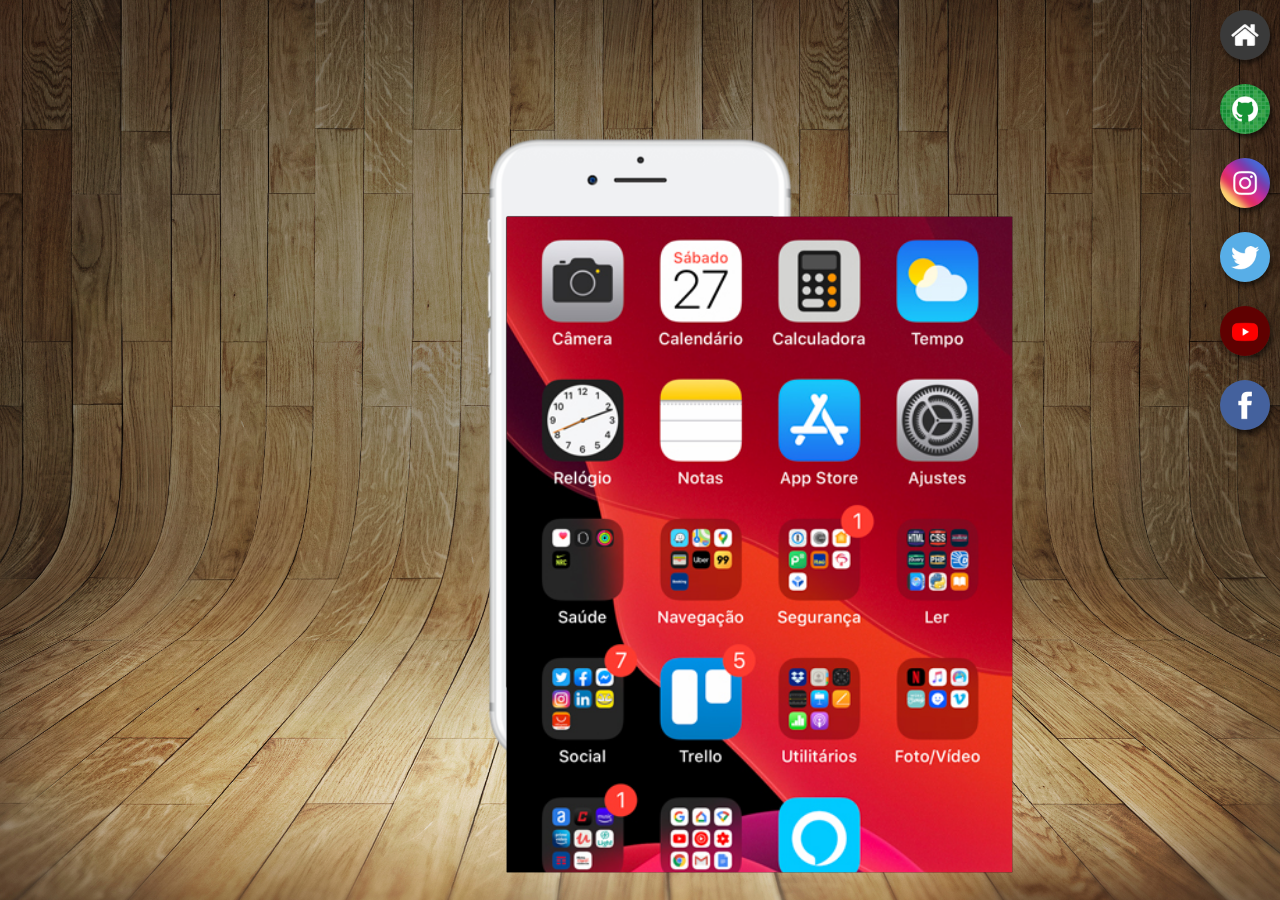
<file: index.html>
<!DOCTYPE html>
<html lang="pt-br">
<head>
    <meta charset="UTF-8">
    <meta http-equiv="X-UA-Compatible" content="IE=edge">
    <meta name="viewport" content="width=device-width, initial-scale=1.0">
    <link rel="shortcut icon" href="imagens/favicon.ico" type="image/x-icon">
    <link rel="stylesheet" href="estilos/style.css">
    <title>Projeto Social</title>
</head>
<body>
    <main>
        <section id="telefone">
            <iframe src="paginas-extras/home.html" frameborder="0" name="tela" id="tela"></iframe>
        </section>
        <section id="redes_sociais">
            <a href="paginas-extras/home.html" target="tela"><img src="imagens/logo-home.jpg" alt="home"></a><br>
            <a href="paginas-extras/github.html" target="tela"><img src="imagens/logo-github.jpg" alt="github"></a><br>
            <a href="paginas-extras/instagram.html" target="tela"><img src="imagens/logo-instagram.jpg" alt="instagram"></a><br>
            <a href="paginas-extras/twitter.html" target="tela"><img src="imagens/logo-twitter.jpg" alt="twitter"></a><br>
            <a href="paginas-extras/youtube.html" target="tela"><img src="imagens/logo-youtube.jpg" alt="youtube"></a><br>
            <a href="paginas-extras/facebook.html" target="tela"><img src="imagens/logo-facebook.jpg" alt="facebook"></a>
        </section>
    </main>
</body>
</html>
</file>
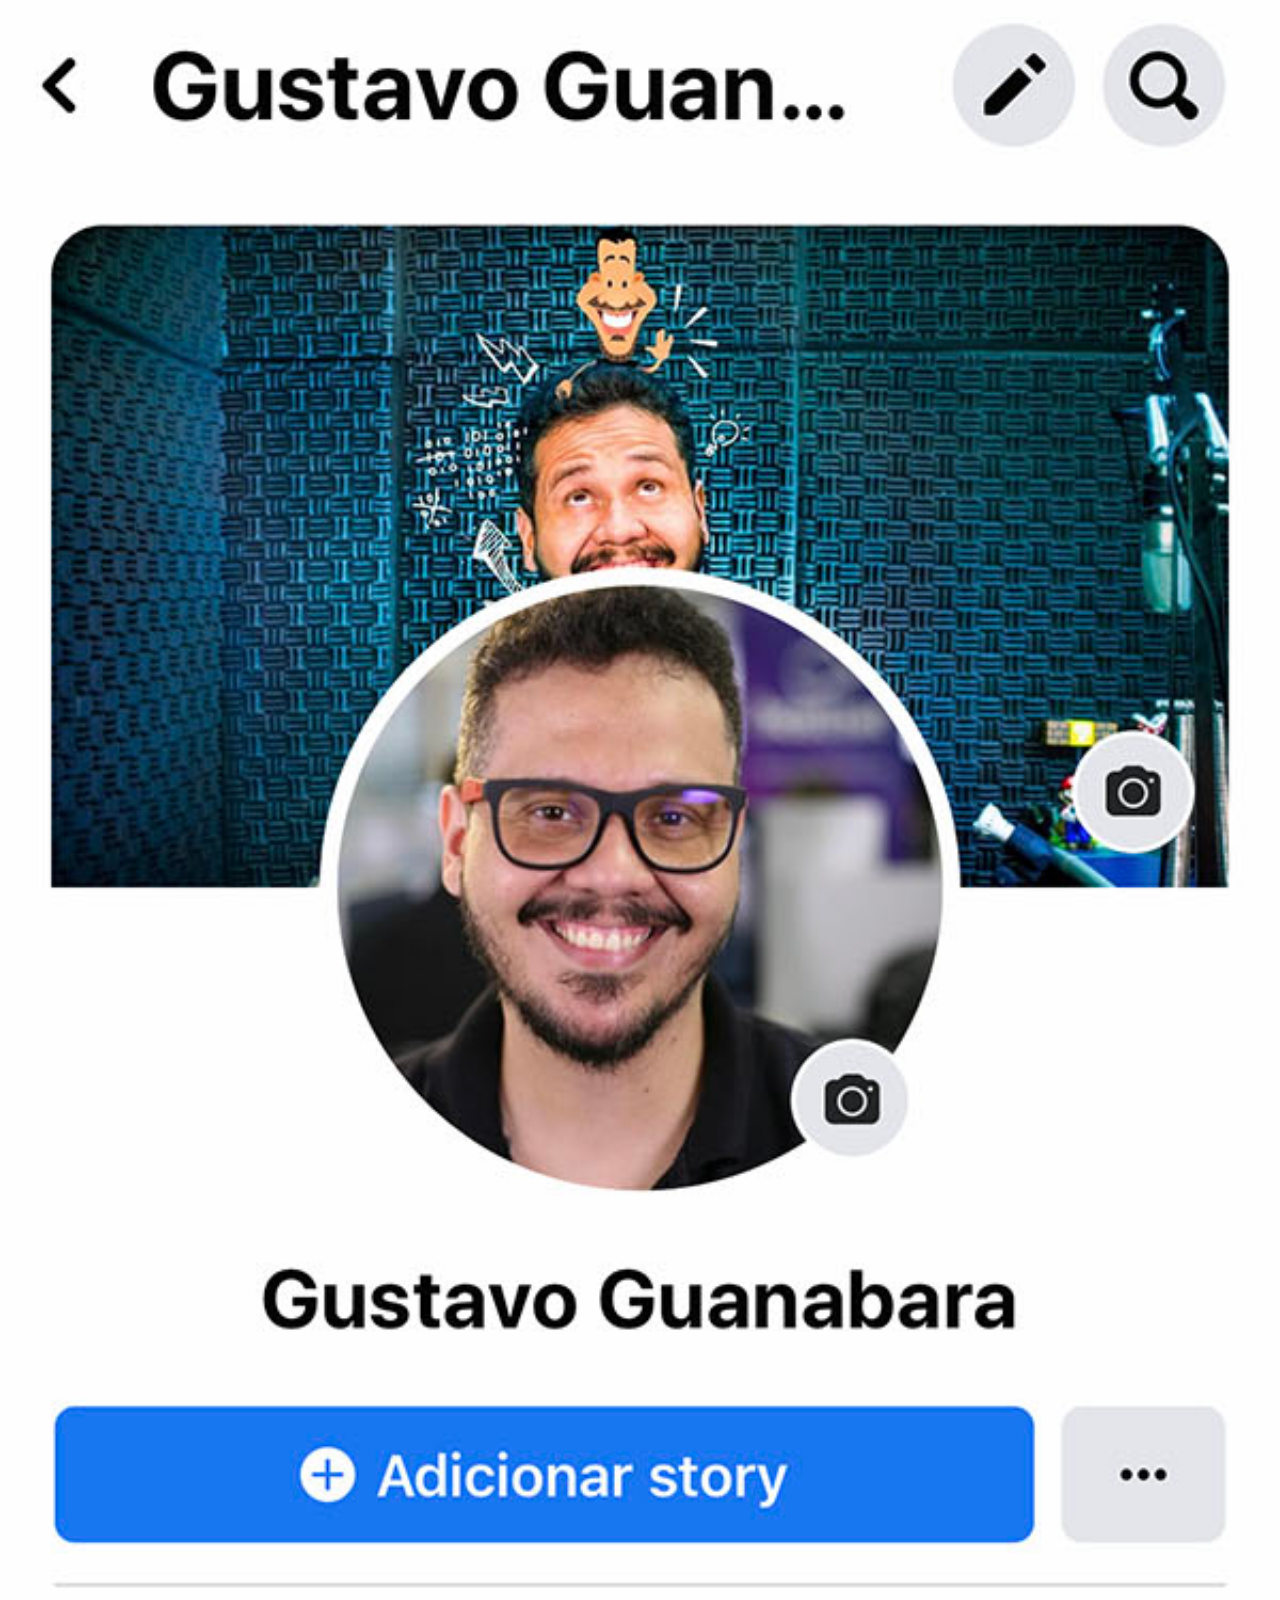
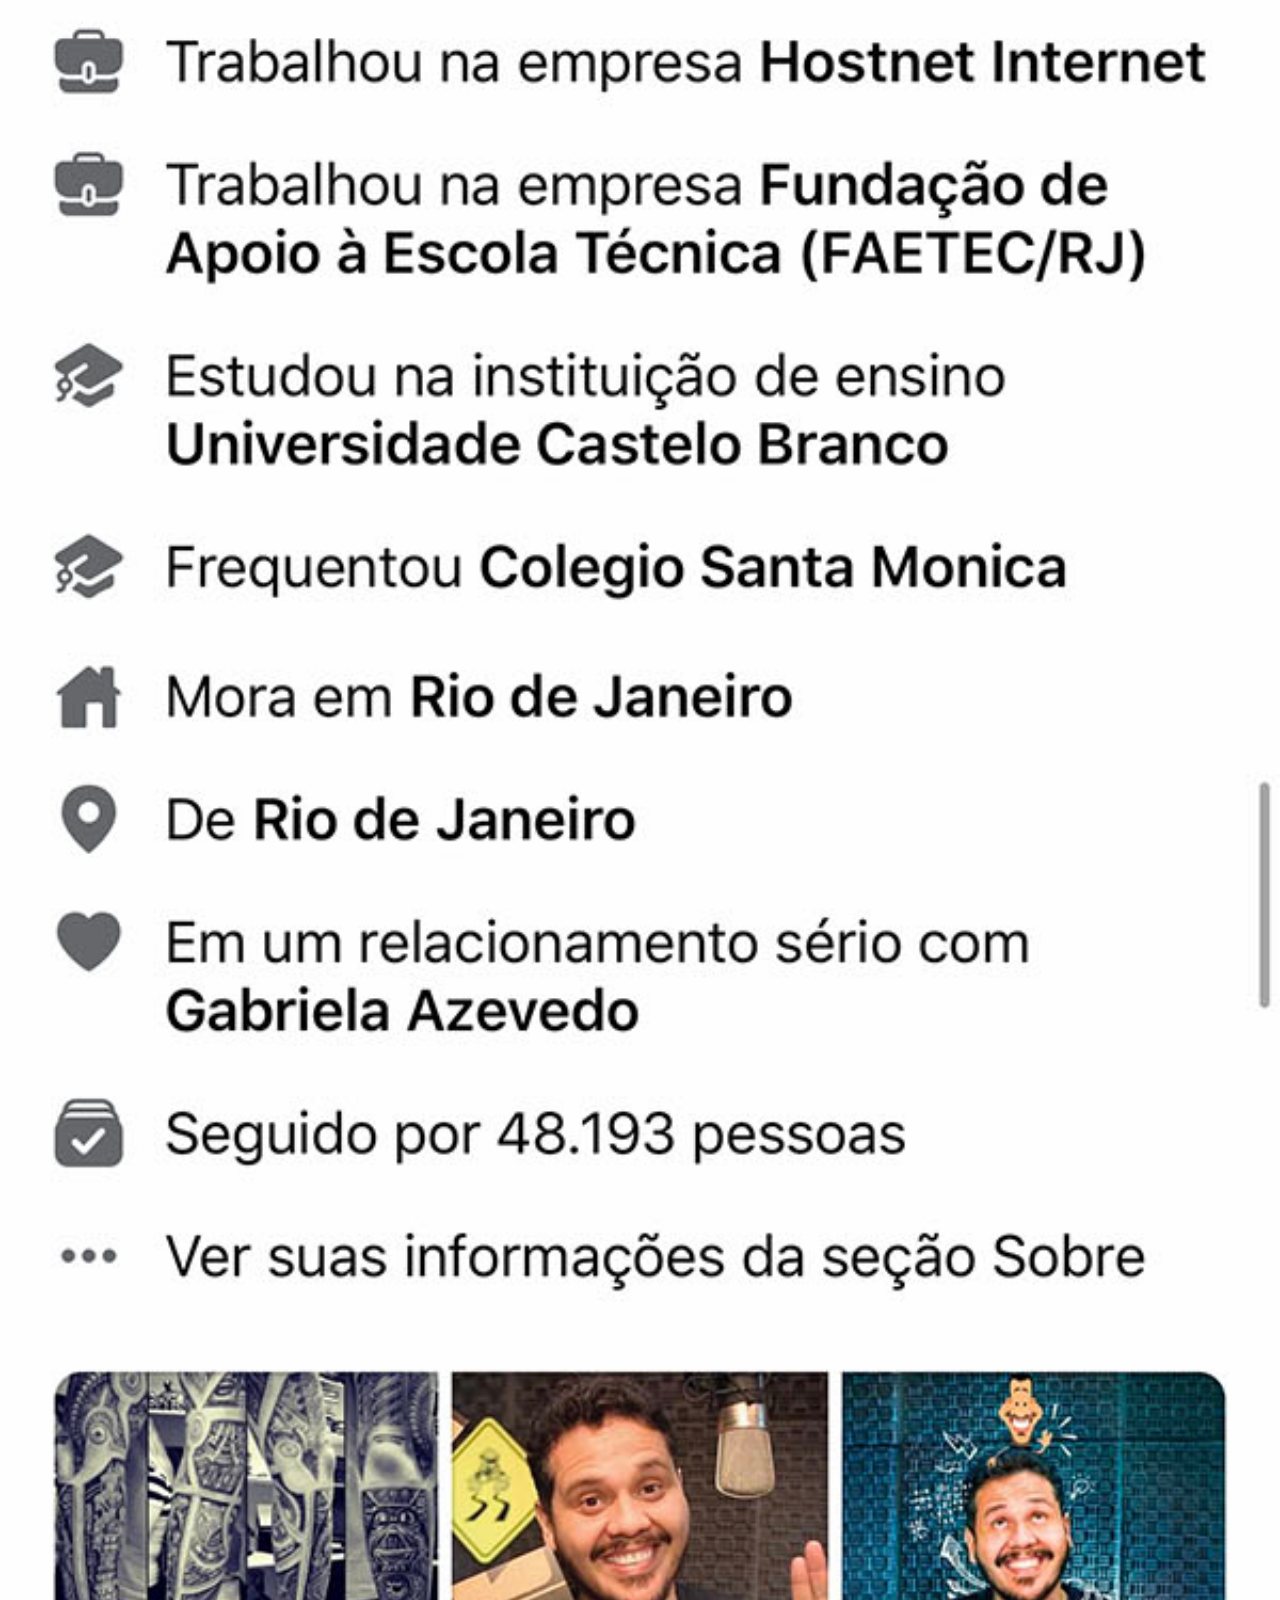
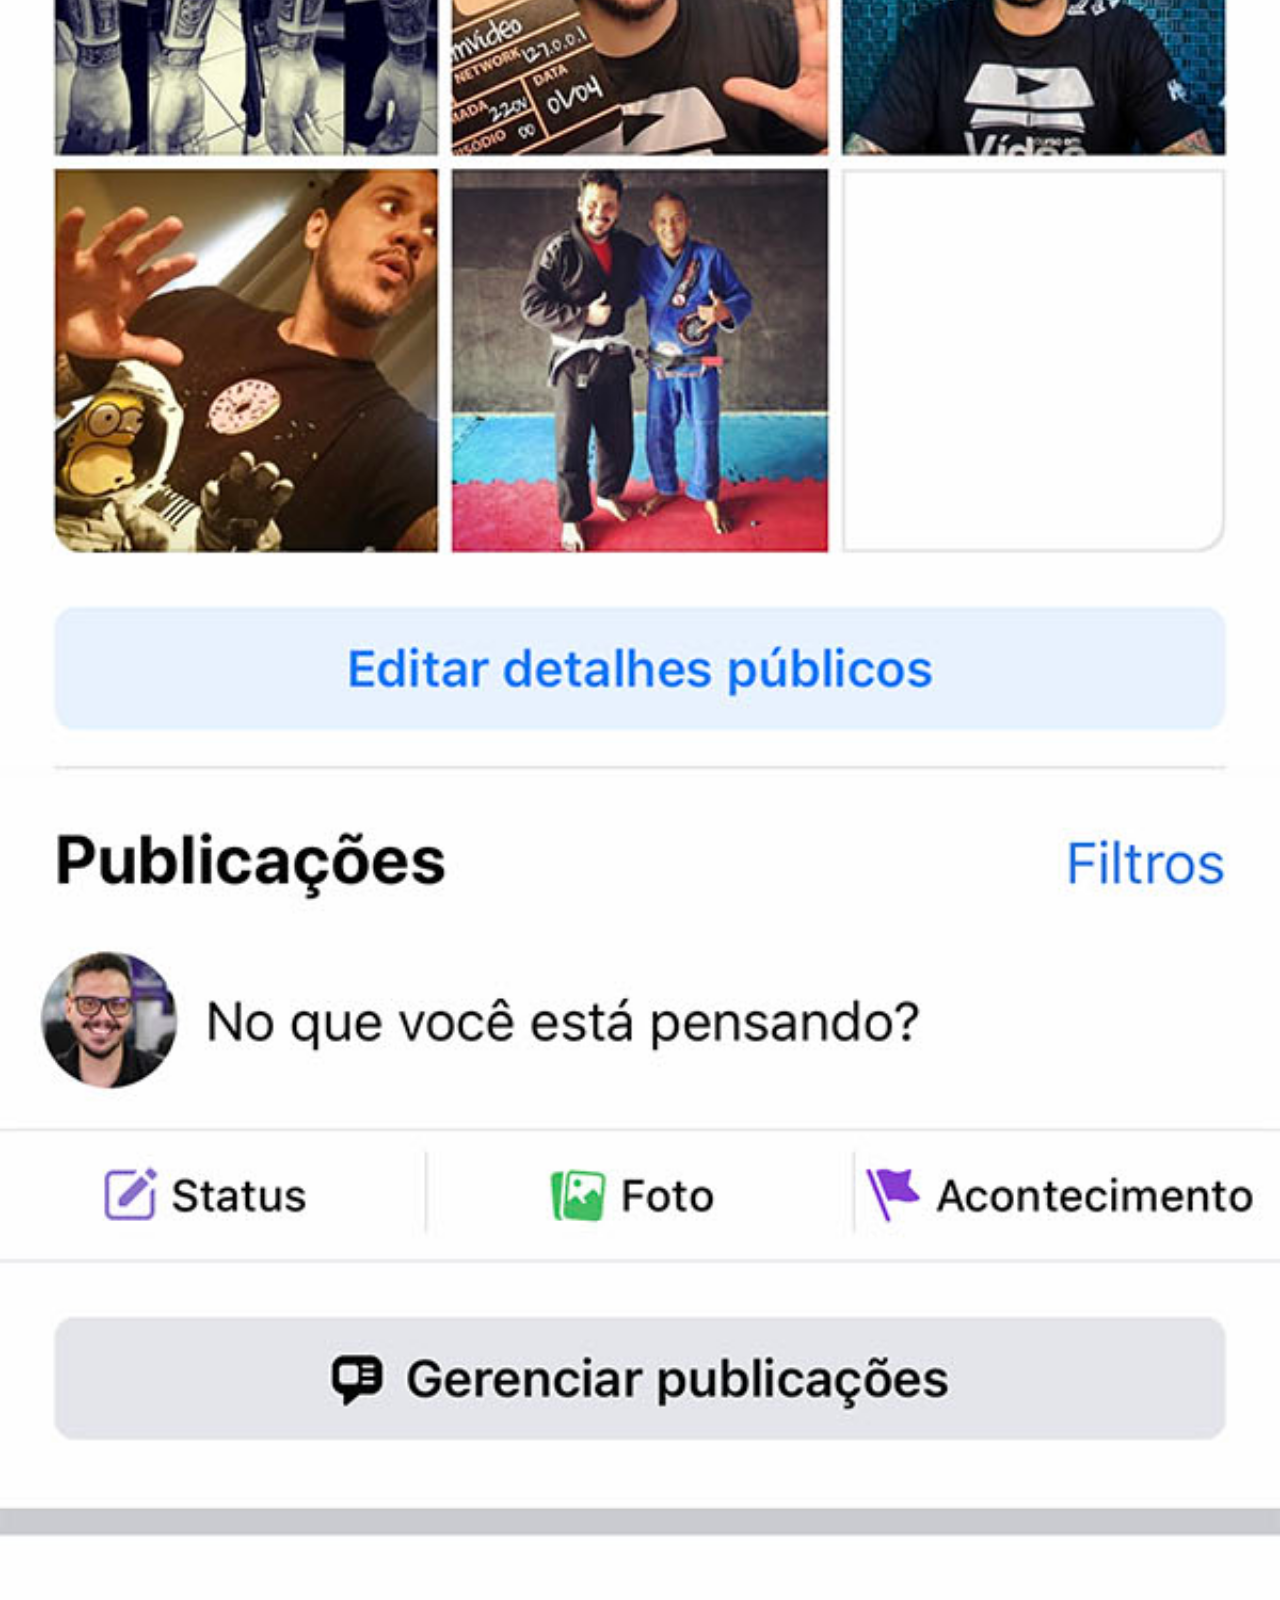
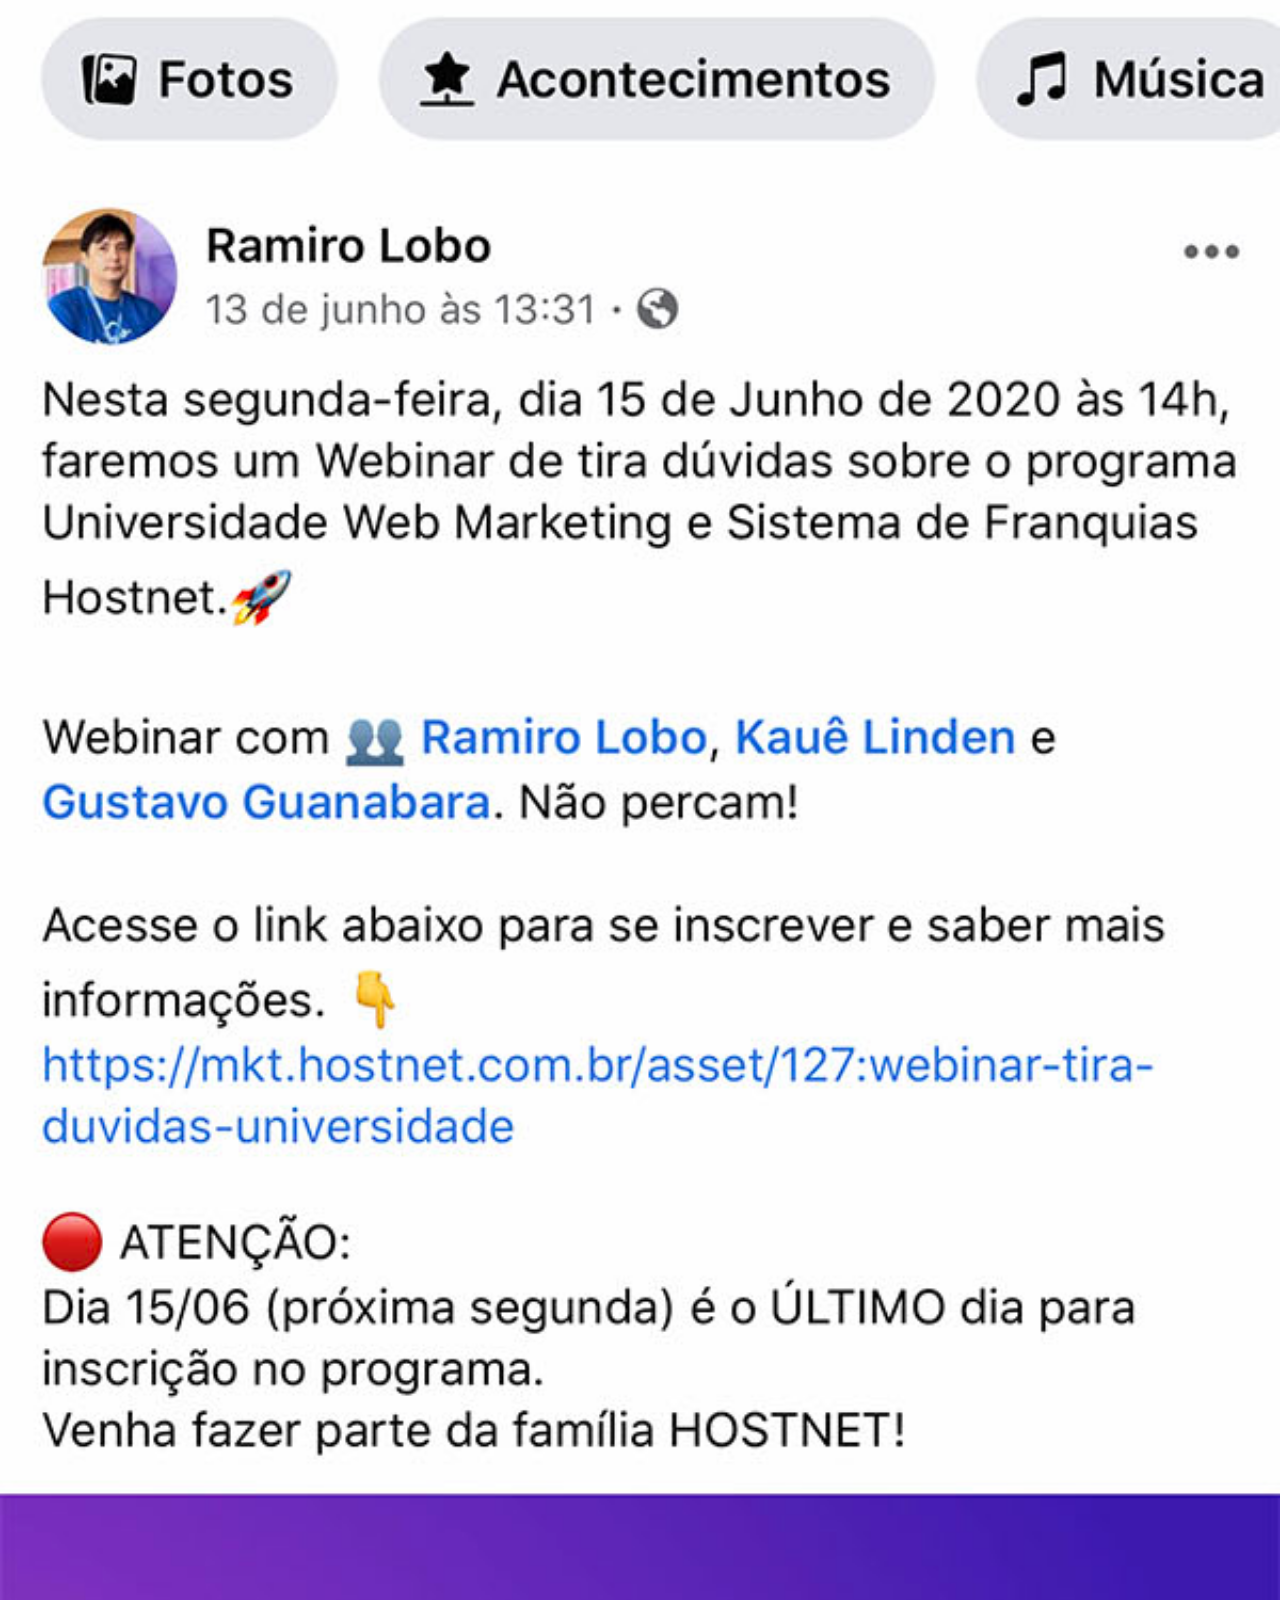
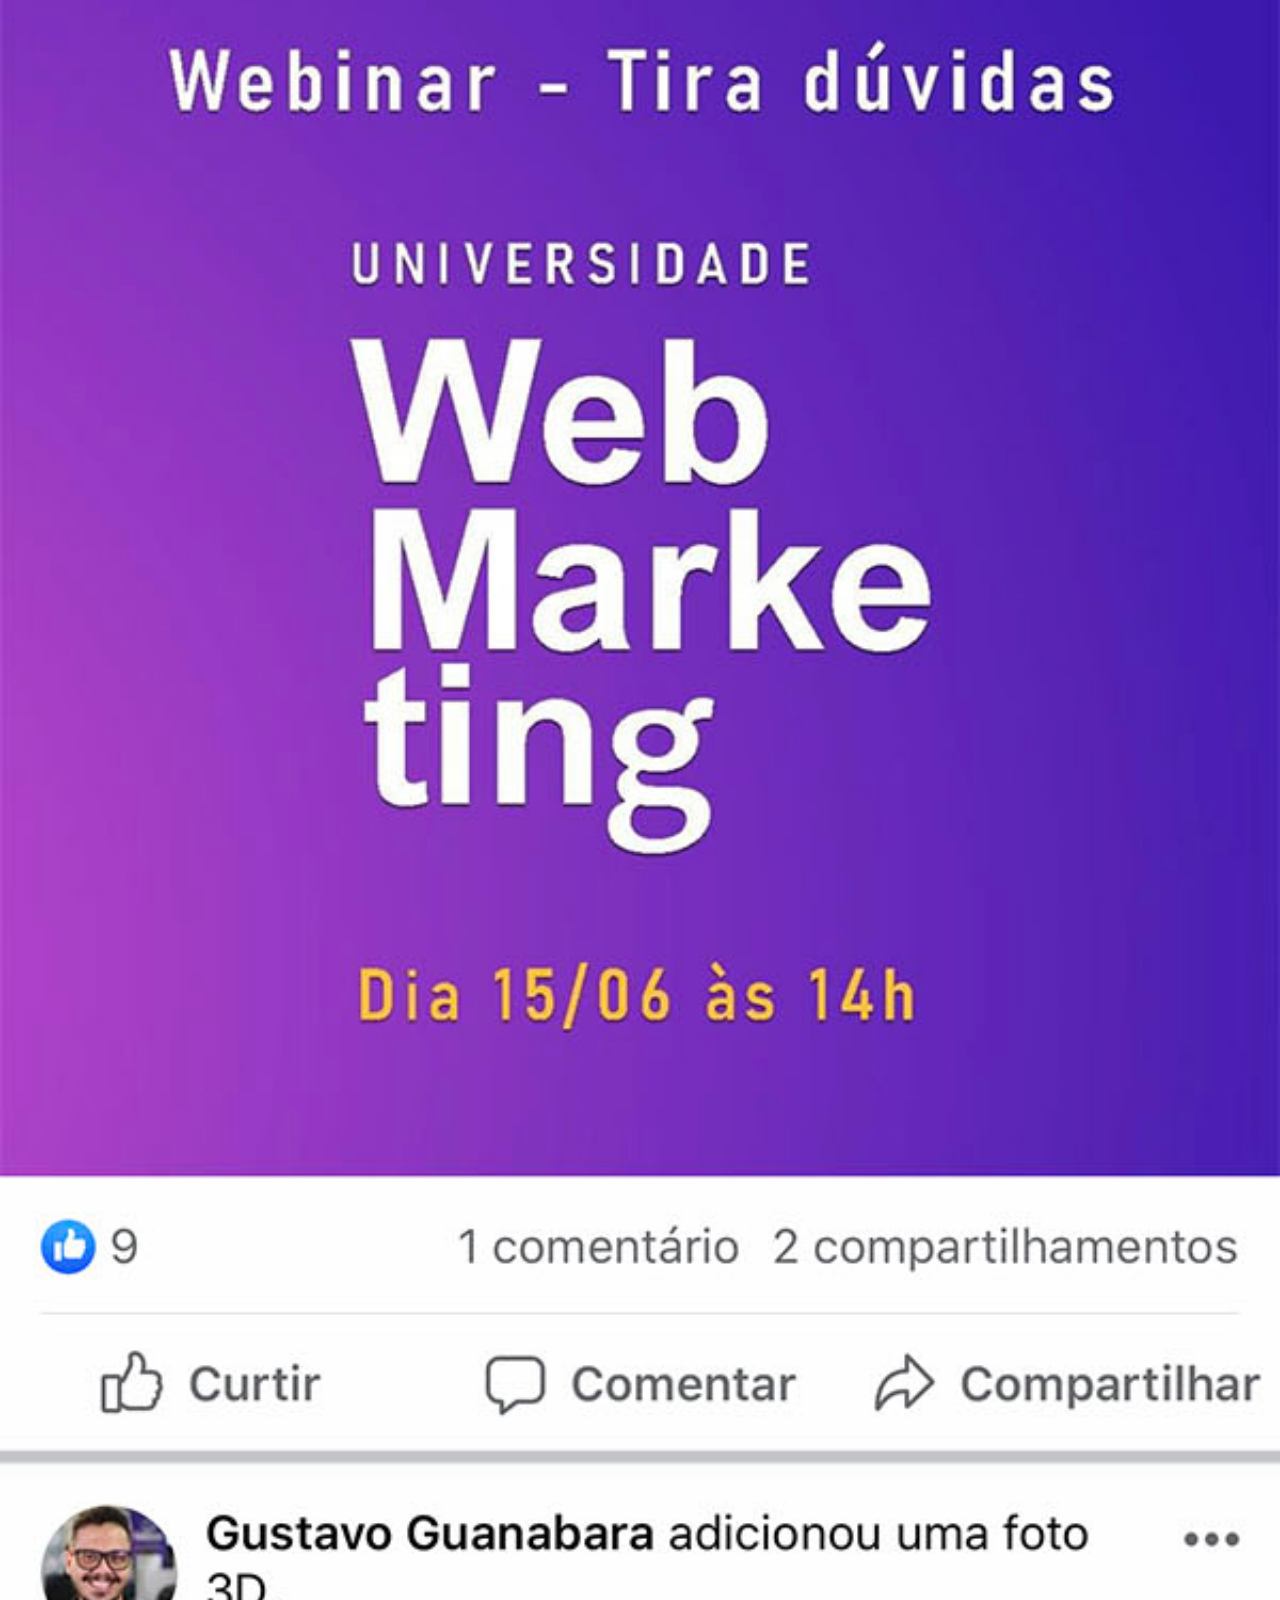
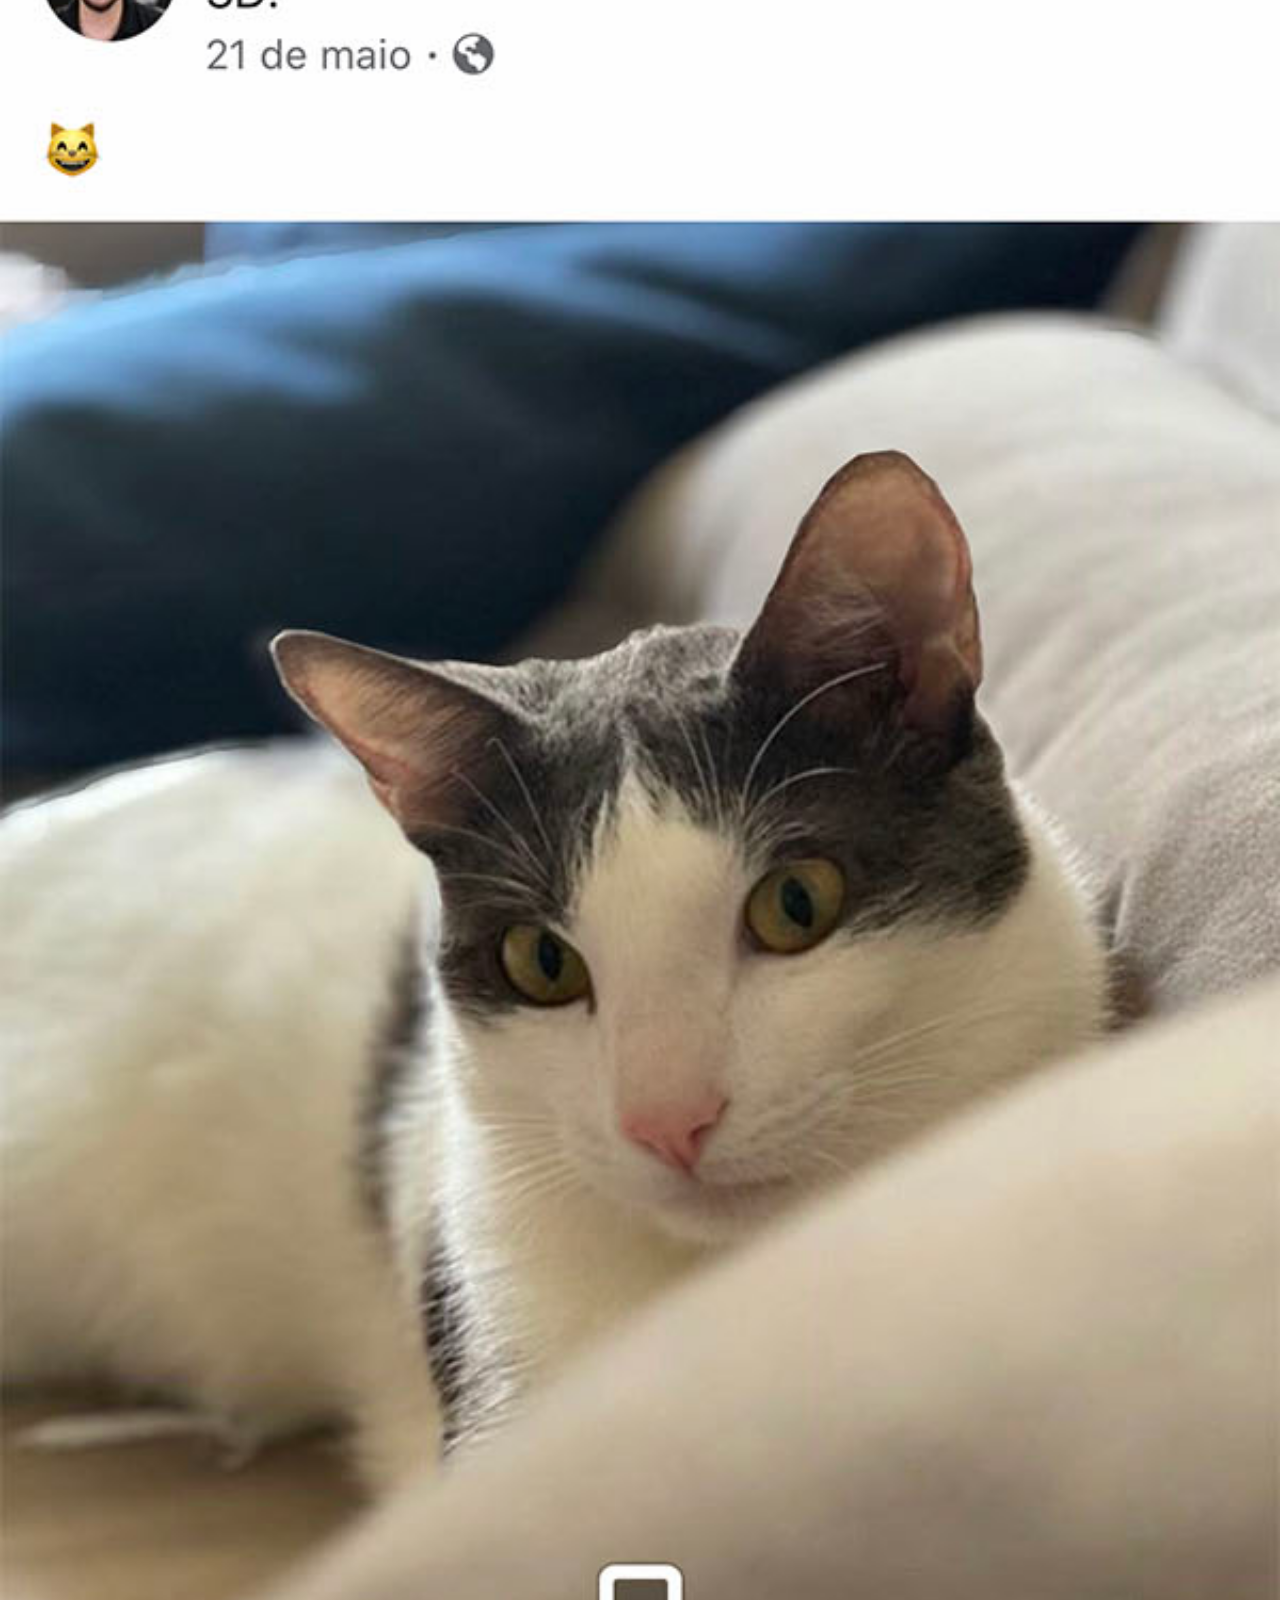
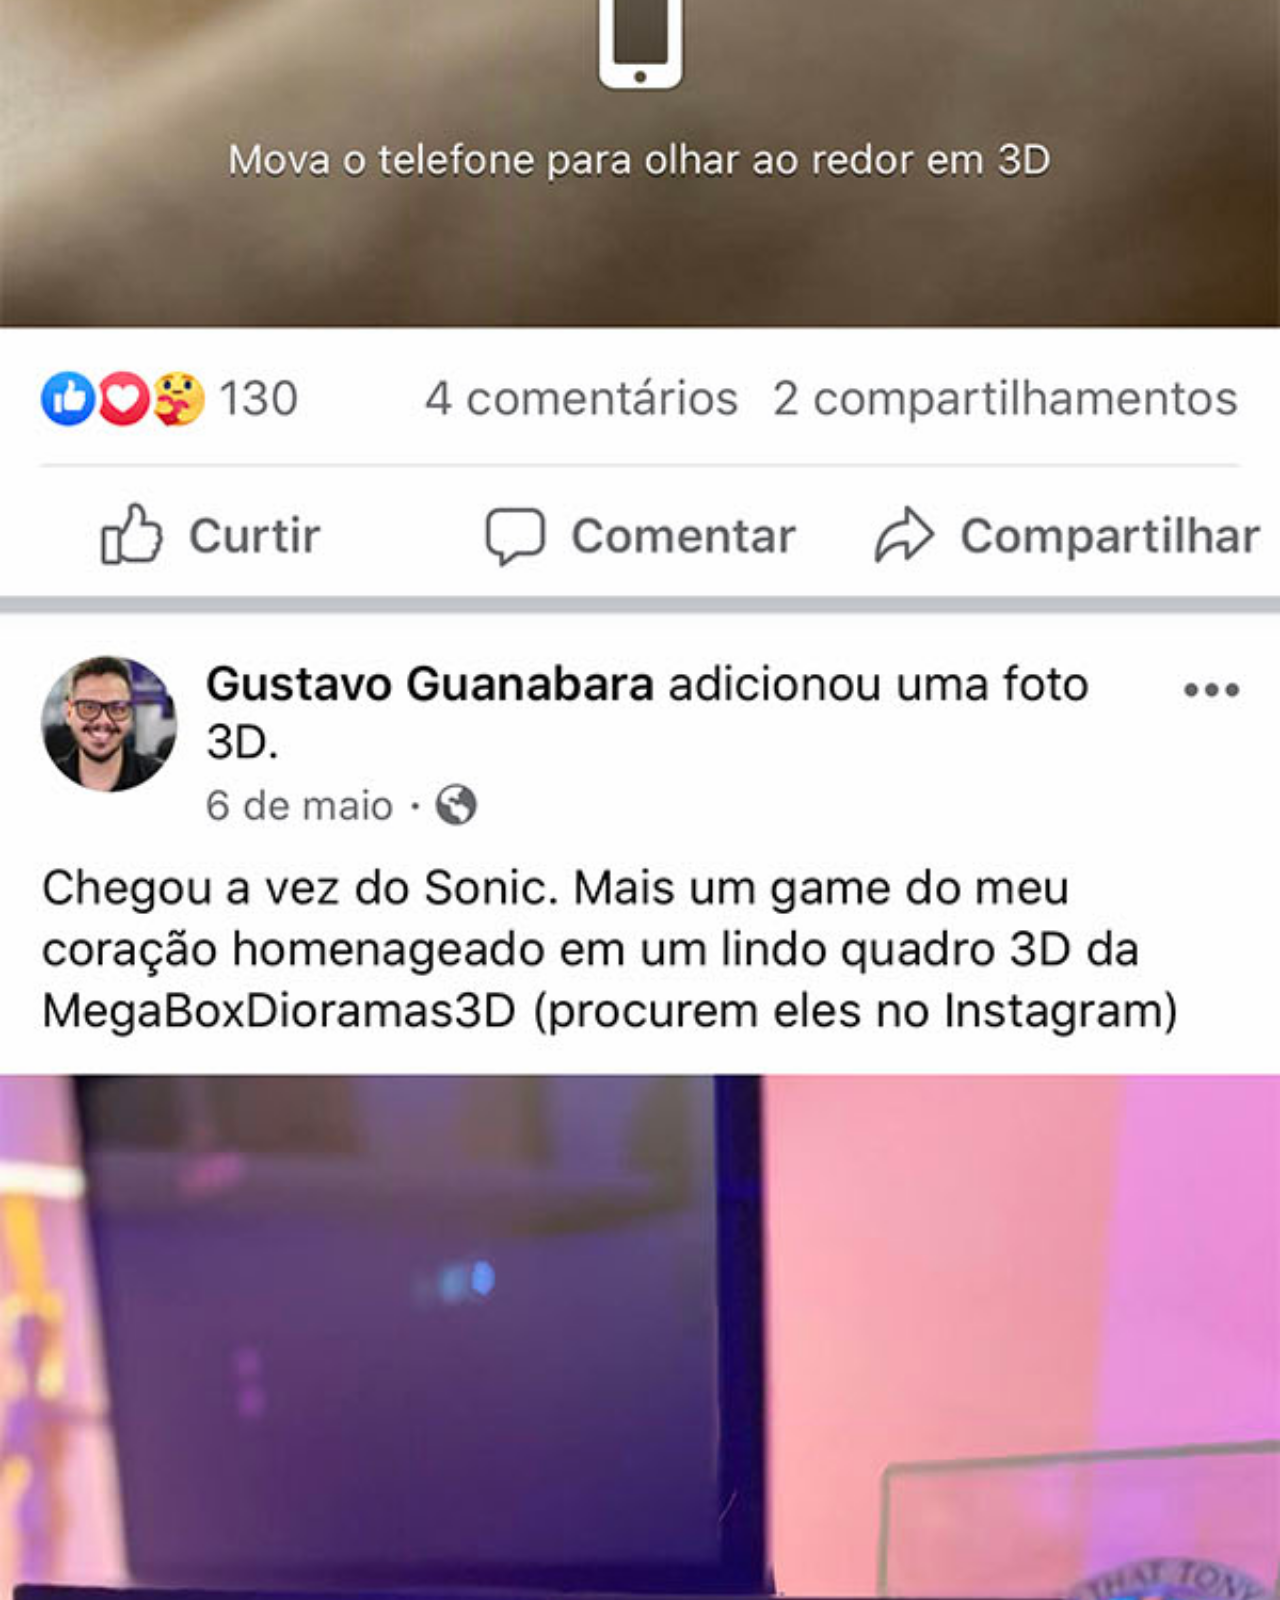
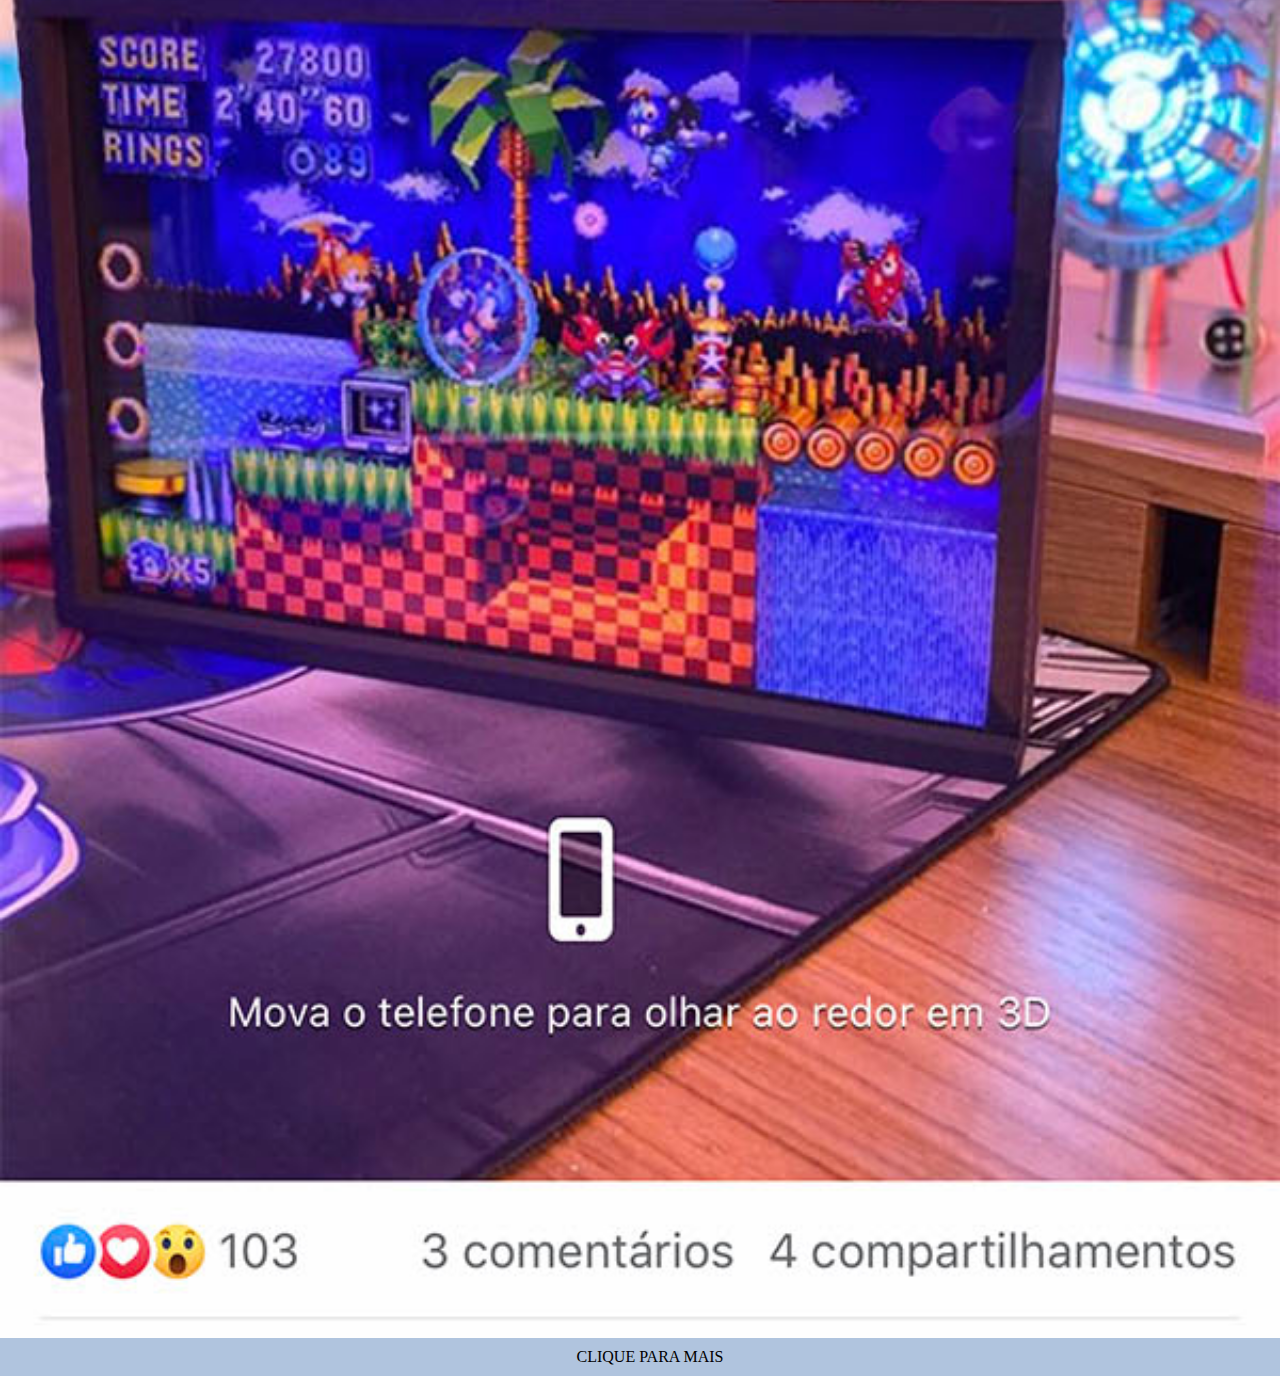
<file: paginas-extras/facebook.html>
<!DOCTYPE html>
<html lang="pt-br">
<head>
    <meta charset="UTF-8">
    <meta http-equiv="X-UA-Compatible" content="IE=edge">
    <meta name="viewport" content="width=device-width, initial-scale=1.0">
    <link rel="shortcut icon" href="../imagens/favicon.ico" type="image/x-icon">
    <link rel="stylesheet" href="../estilos/style_pags_extras.css">
    <title>Facebook</title>
</head>
<body>
    <main>
        <img src="../imagens/tela-facebook.jpg" alt="tela-facebook">
        <a href="ninguem_usa.html" target="_blank">CLIQUE PARA MAIS</a>
    </main>
</body>
</html>
</file>
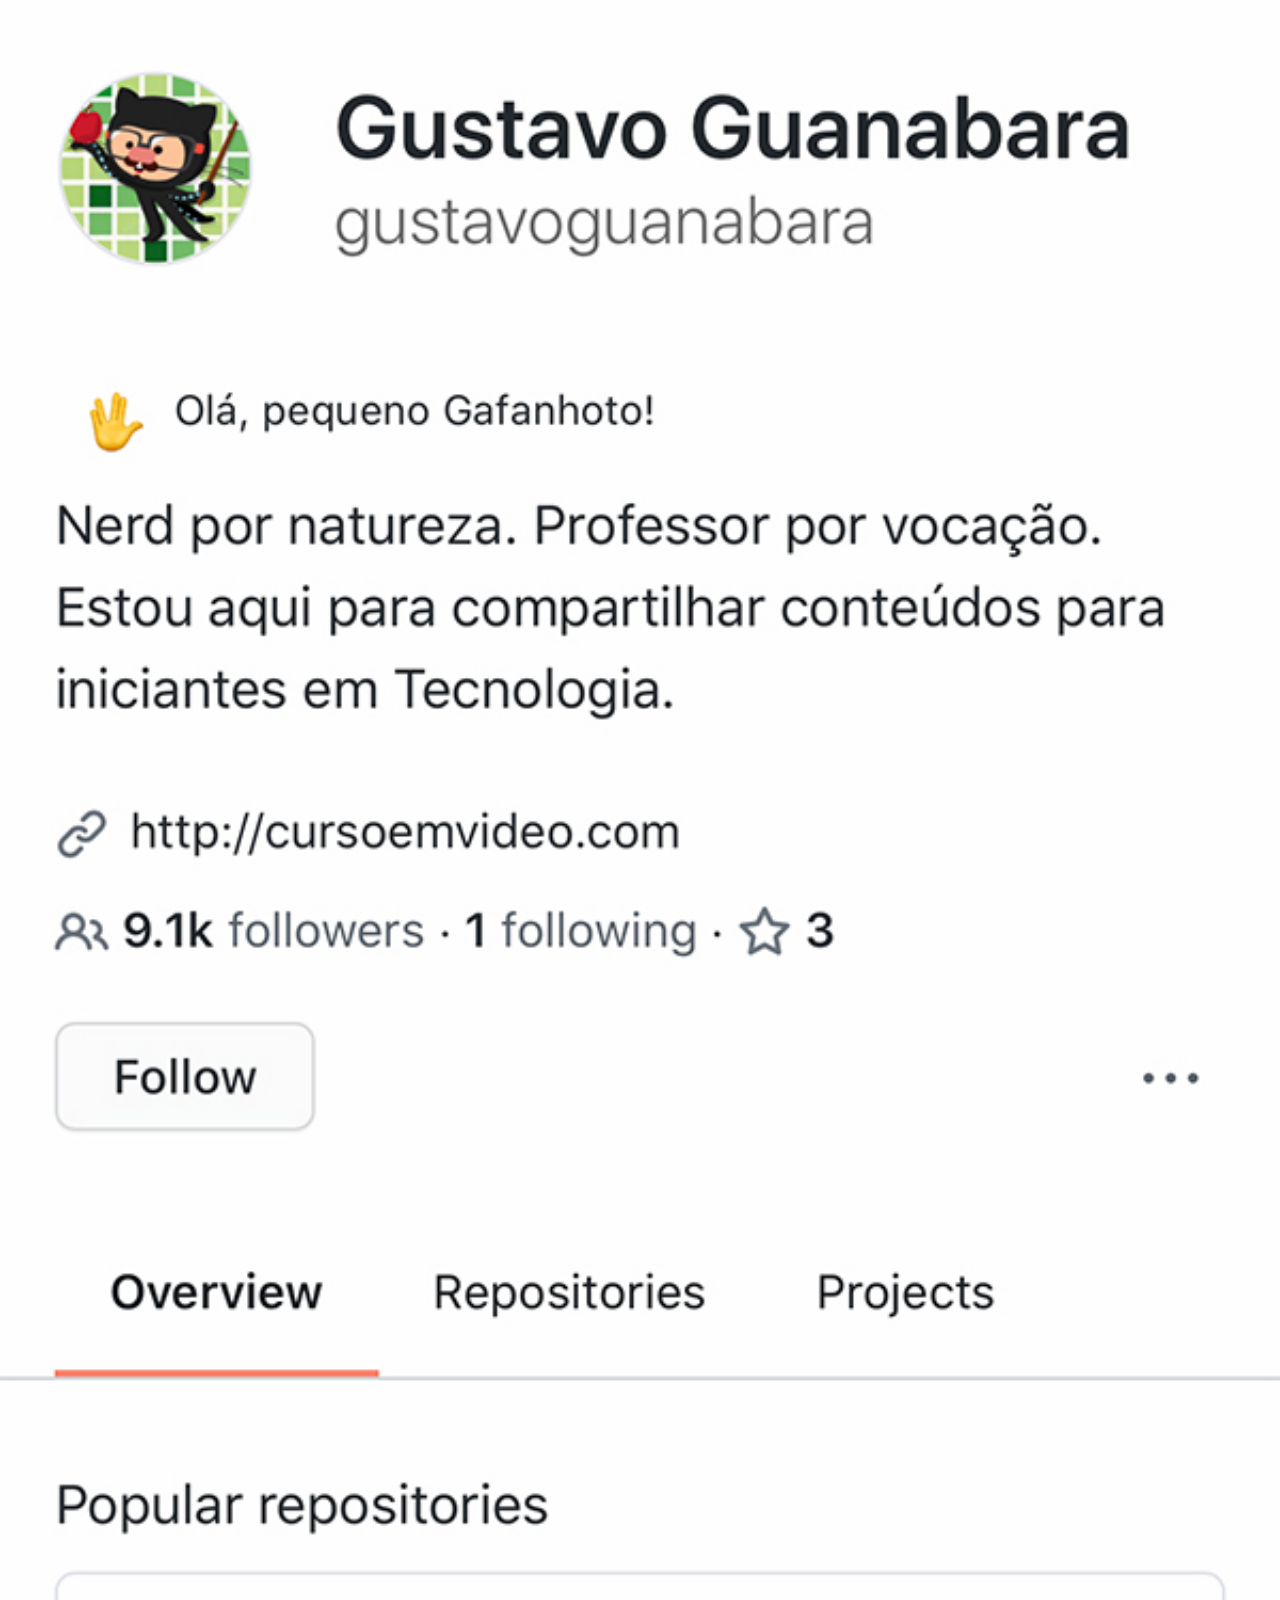
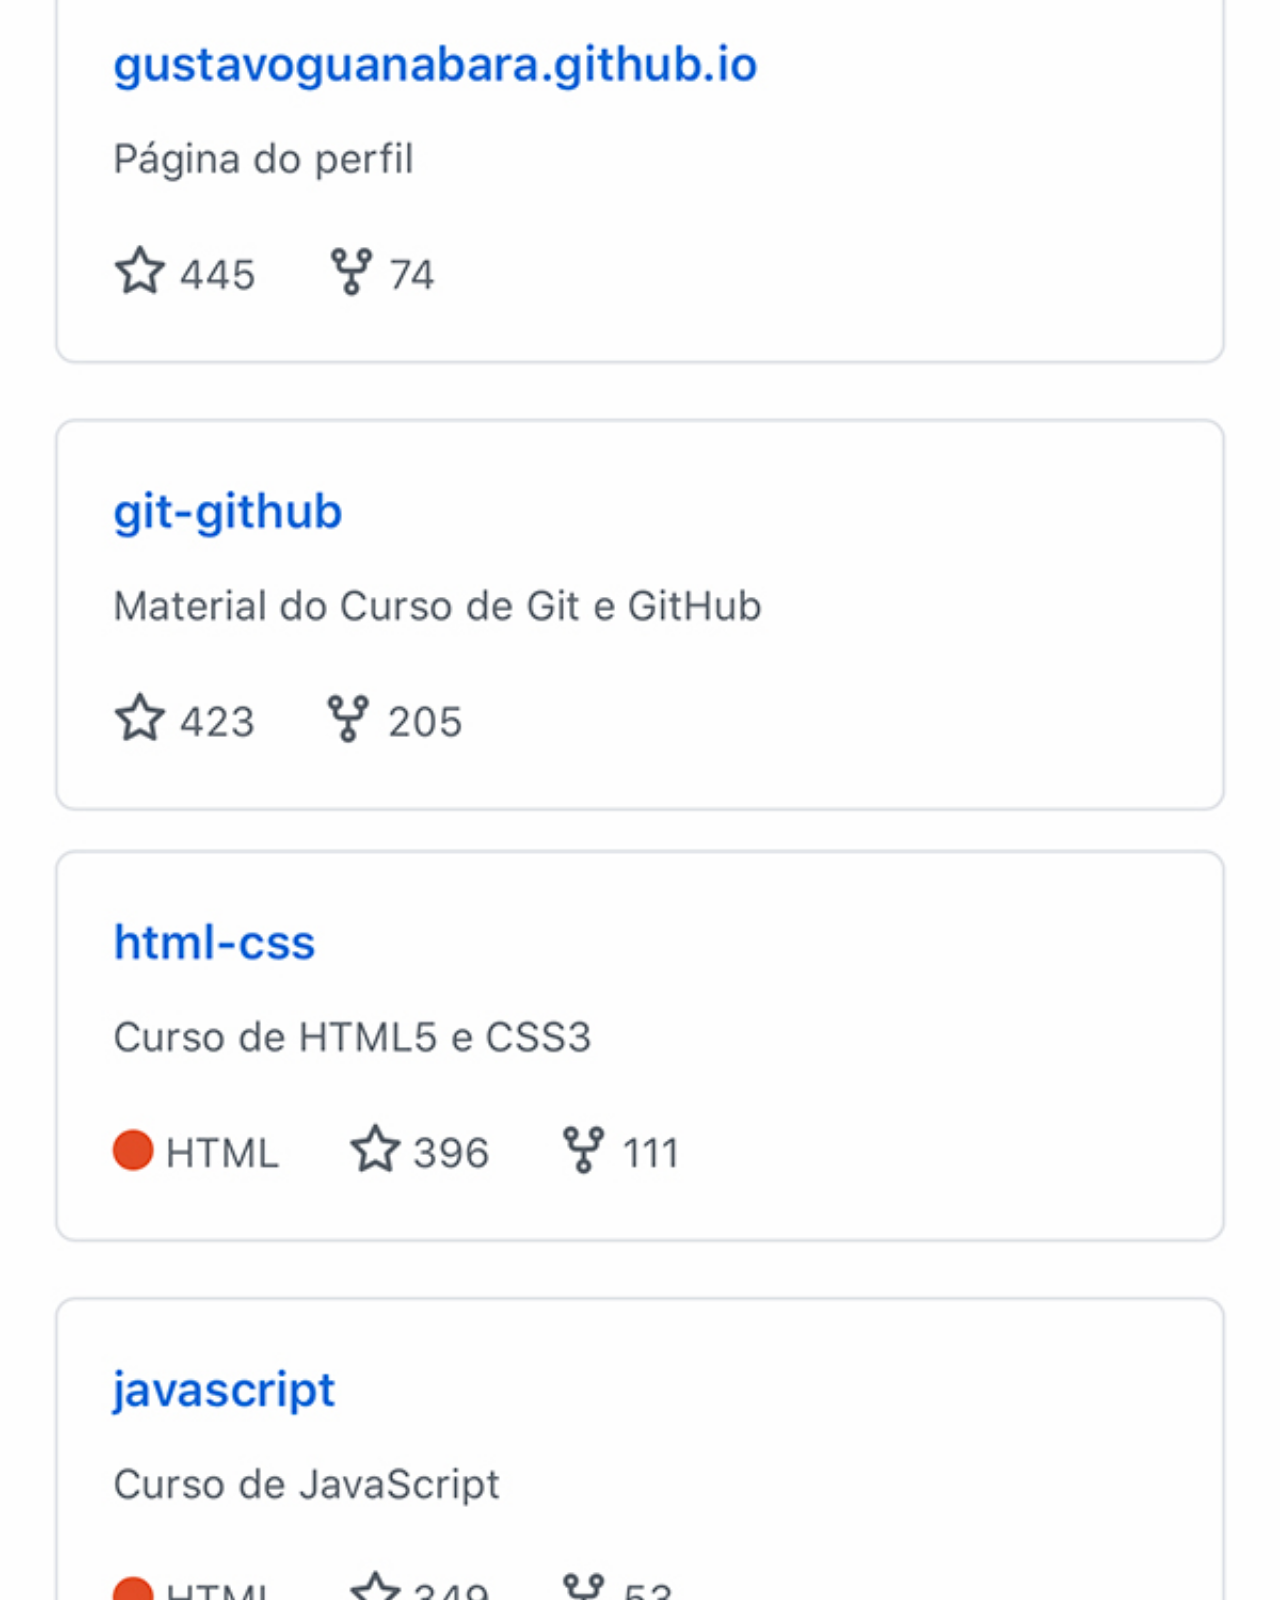
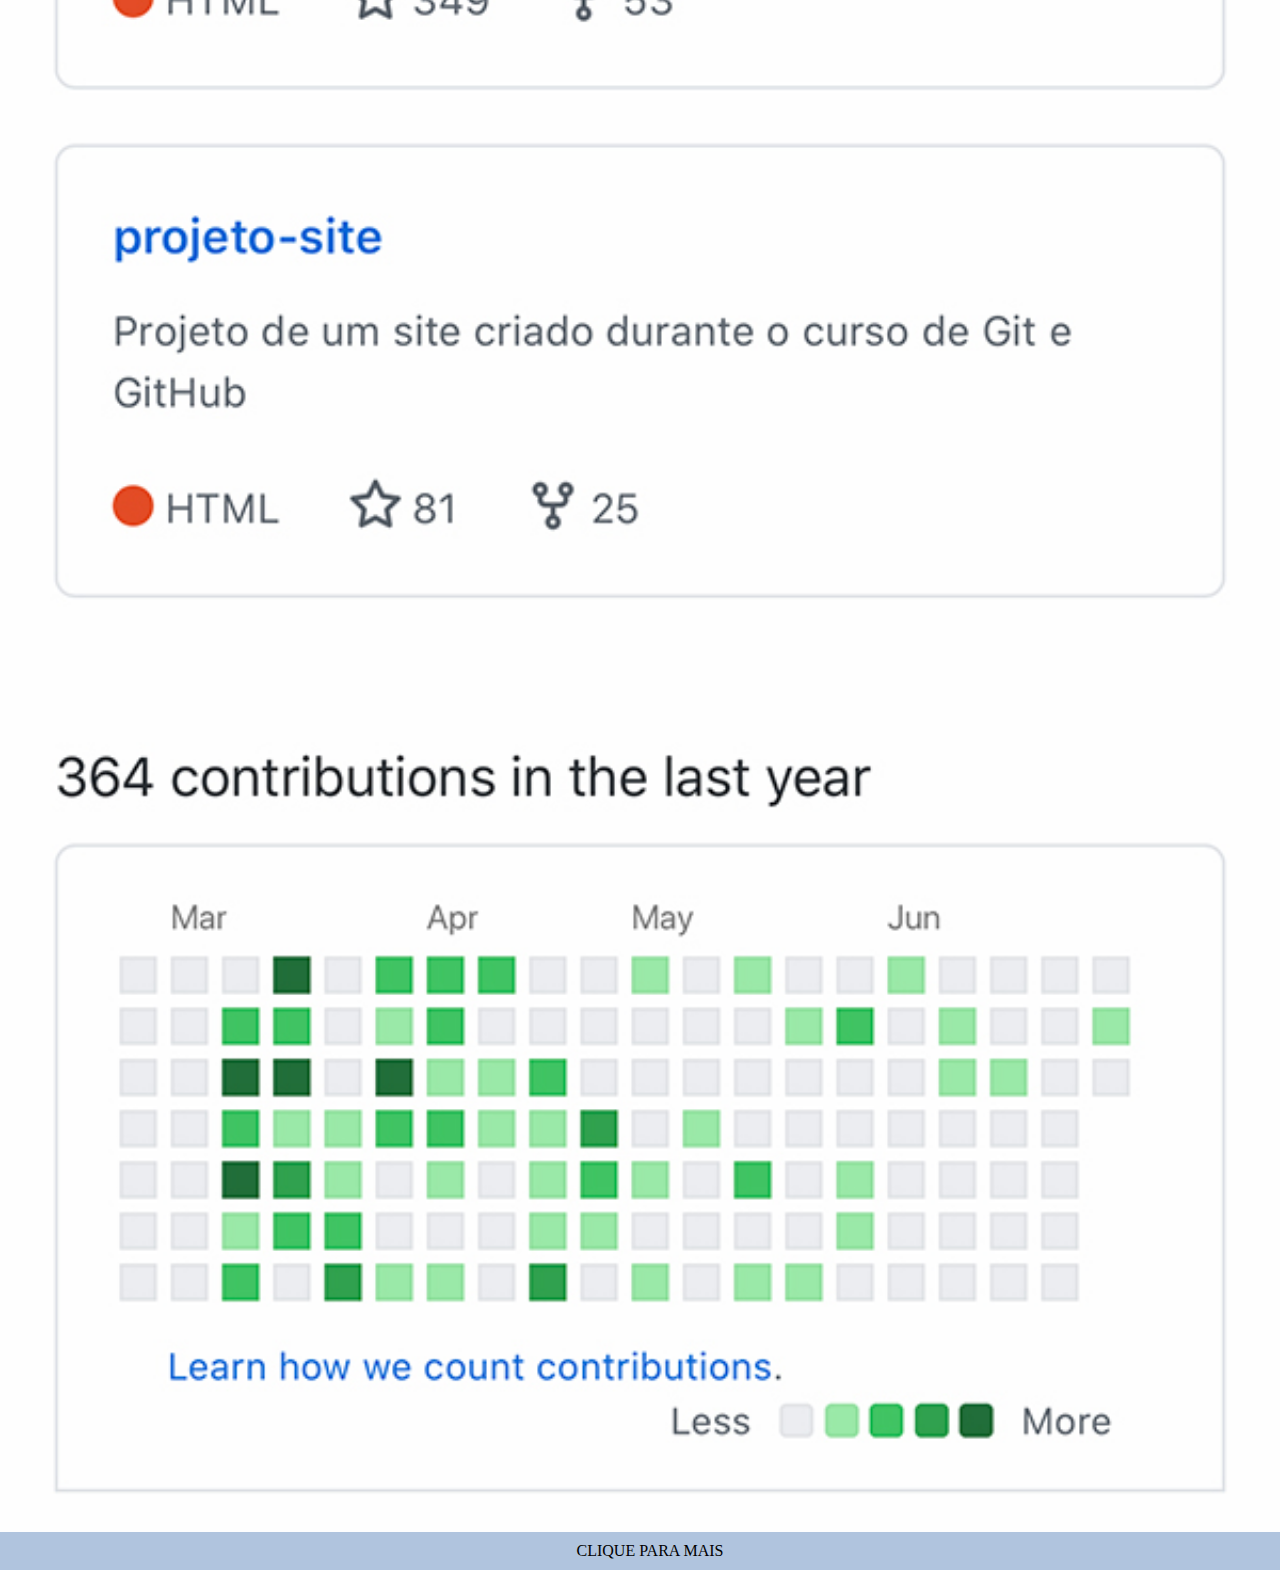
<file: paginas-extras/github.html>
<!DOCTYPE html>
<html lang="pt-br">
<head>
    <meta charset="UTF-8">
    <meta http-equiv="X-UA-Compatible" content="IE=edge">
    <meta name="viewport" content="width=device-width, initial-scale=1.0">
    <link rel="shortcut icon" href="../imagens/favicon.ico" type="image/x-icon">
    <link rel="stylesheet" href="../estilos/style_pags_extras.css">
    <title>GitHub</title>
</head>
<body>
    <main>
        <img src="../imagens/tela-github.jpg" alt="tela-github">
        <a href="https://github.com/davidrodriguex" target="_blank">CLIQUE PARA MAIS</a>
    </main>
</body>
</html>
</file>
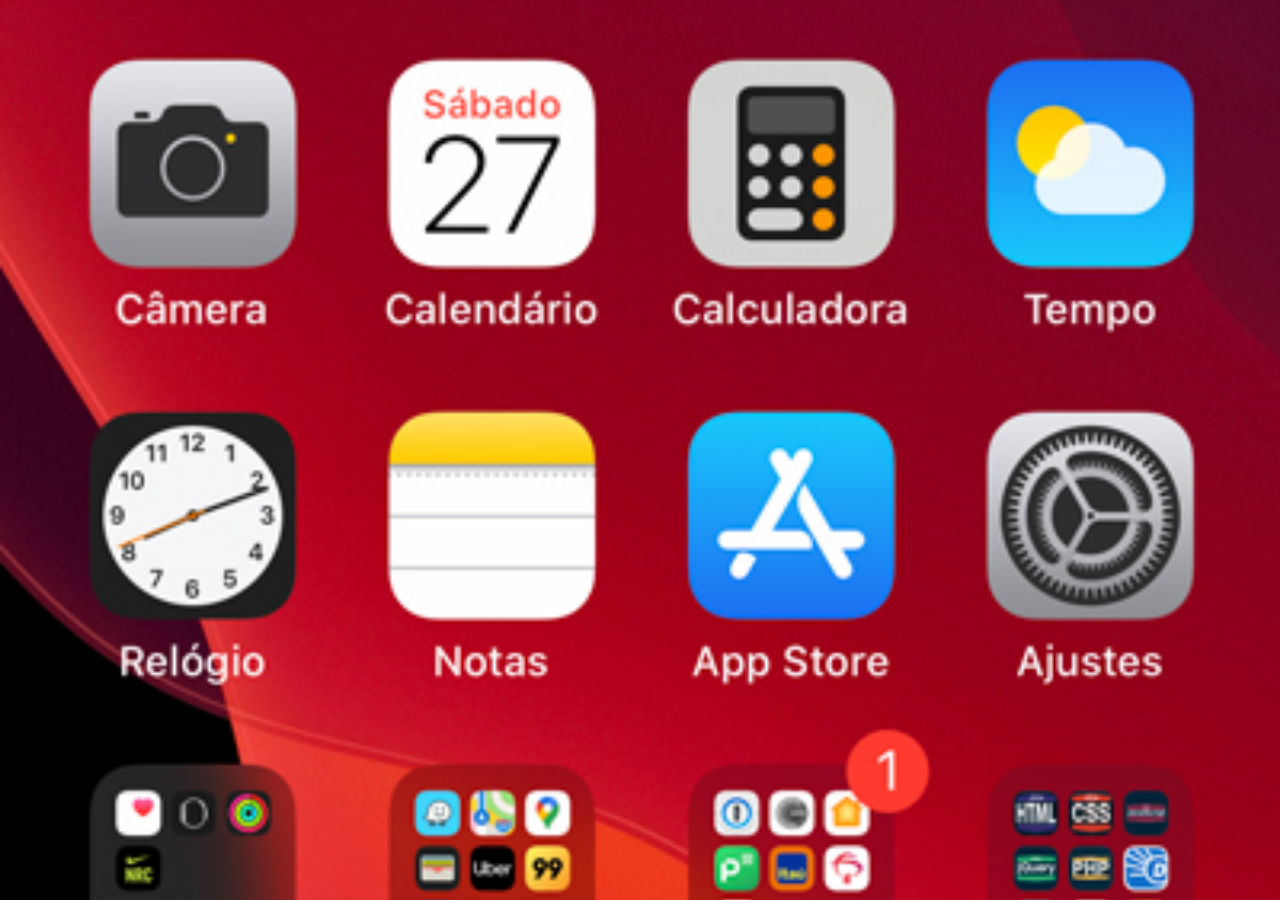
<file: paginas-extras/home.html>
<!DOCTYPE html>
<html lang="pt-br">
<head>
    <meta charset="UTF-8">
    <meta http-equiv="X-UA-Compatible" content="IE=edge">
    <meta name="viewport" content="width=device-width, initial-scale=1.0">
    <link rel="shortcut icon" href="imagens/favicon.ico" type="image/x-icon">
    <style>
        * {
            margin: 0px;
            padding: 0px;
        }
        body {
            width: 100vw;
            height: 100vh;
            background-color: black;
            background-image: url(../imagens/tela-home.jpg);
            background-repeat: no-repeat;
            background-position: top center;
            background-size: cover;
        }
    </style>
    <title>Home</title>
</head>
<body>
    
</body>
</html>
</file>
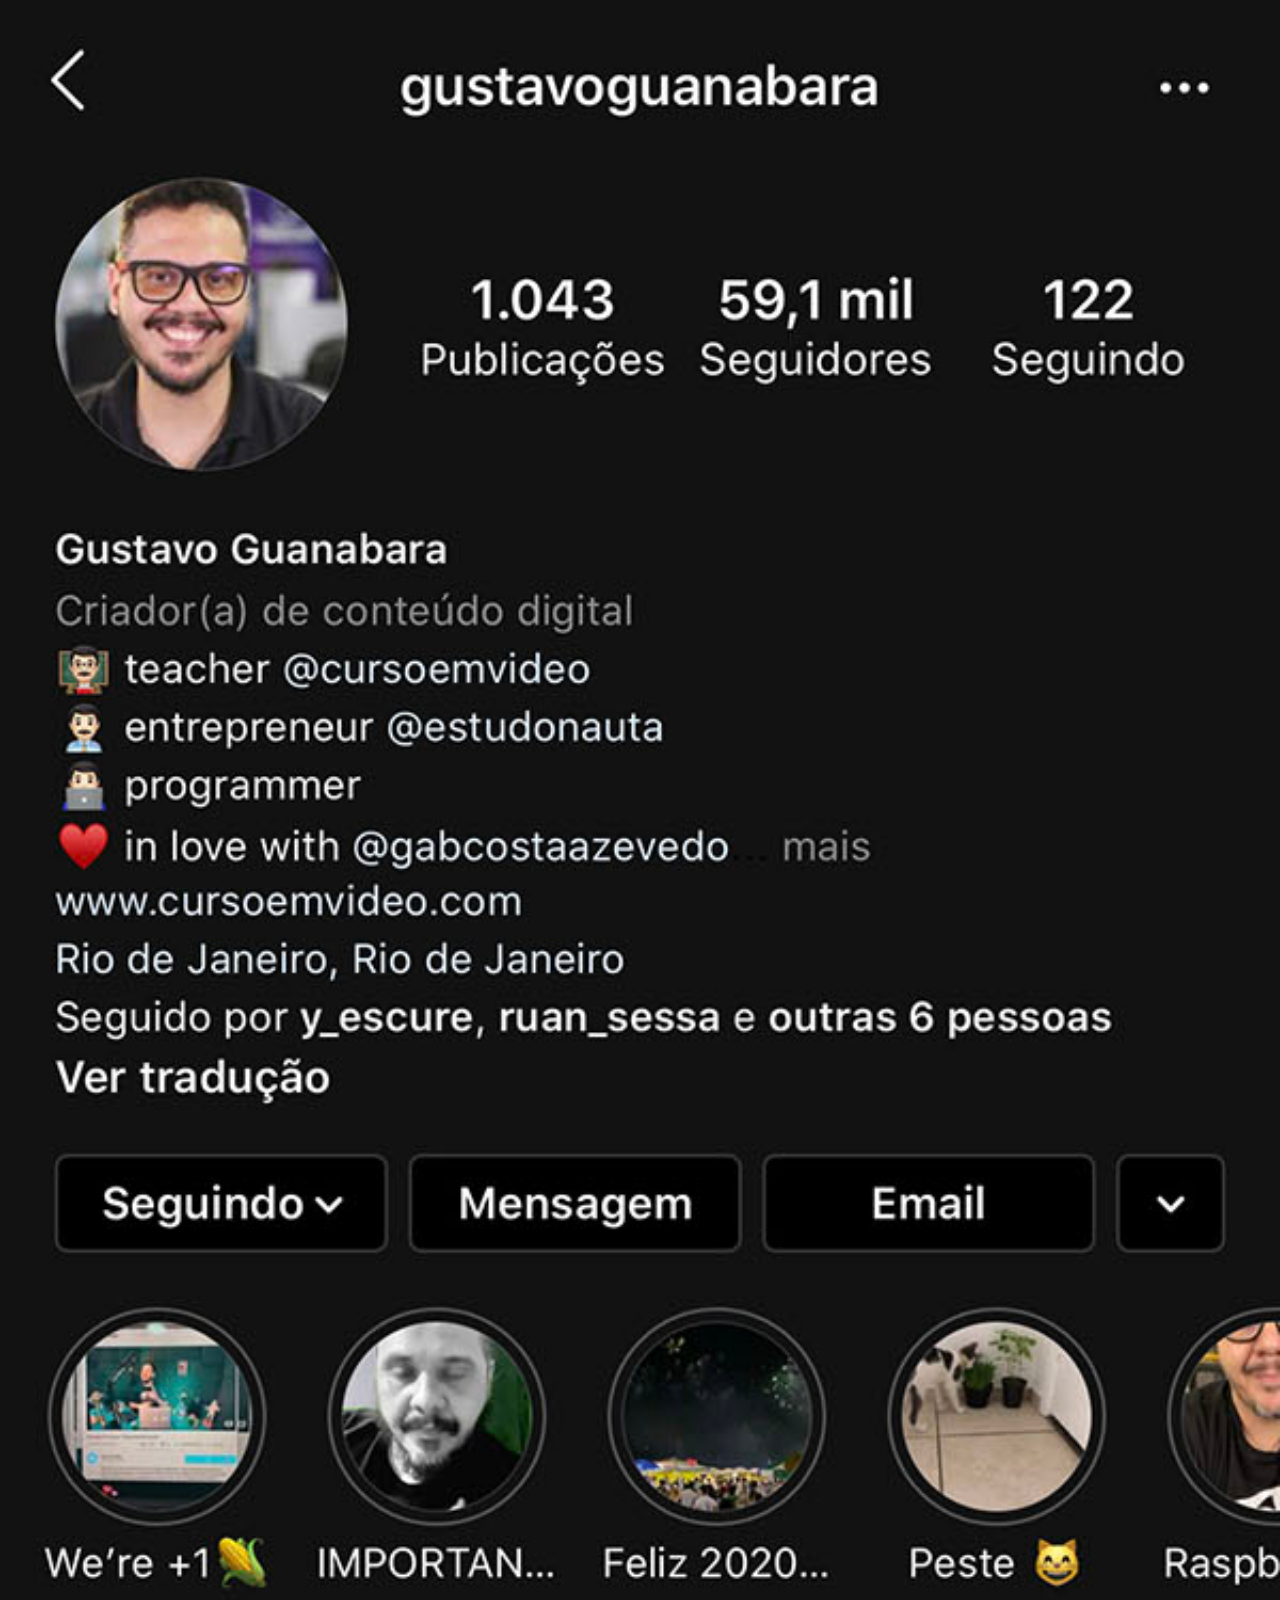
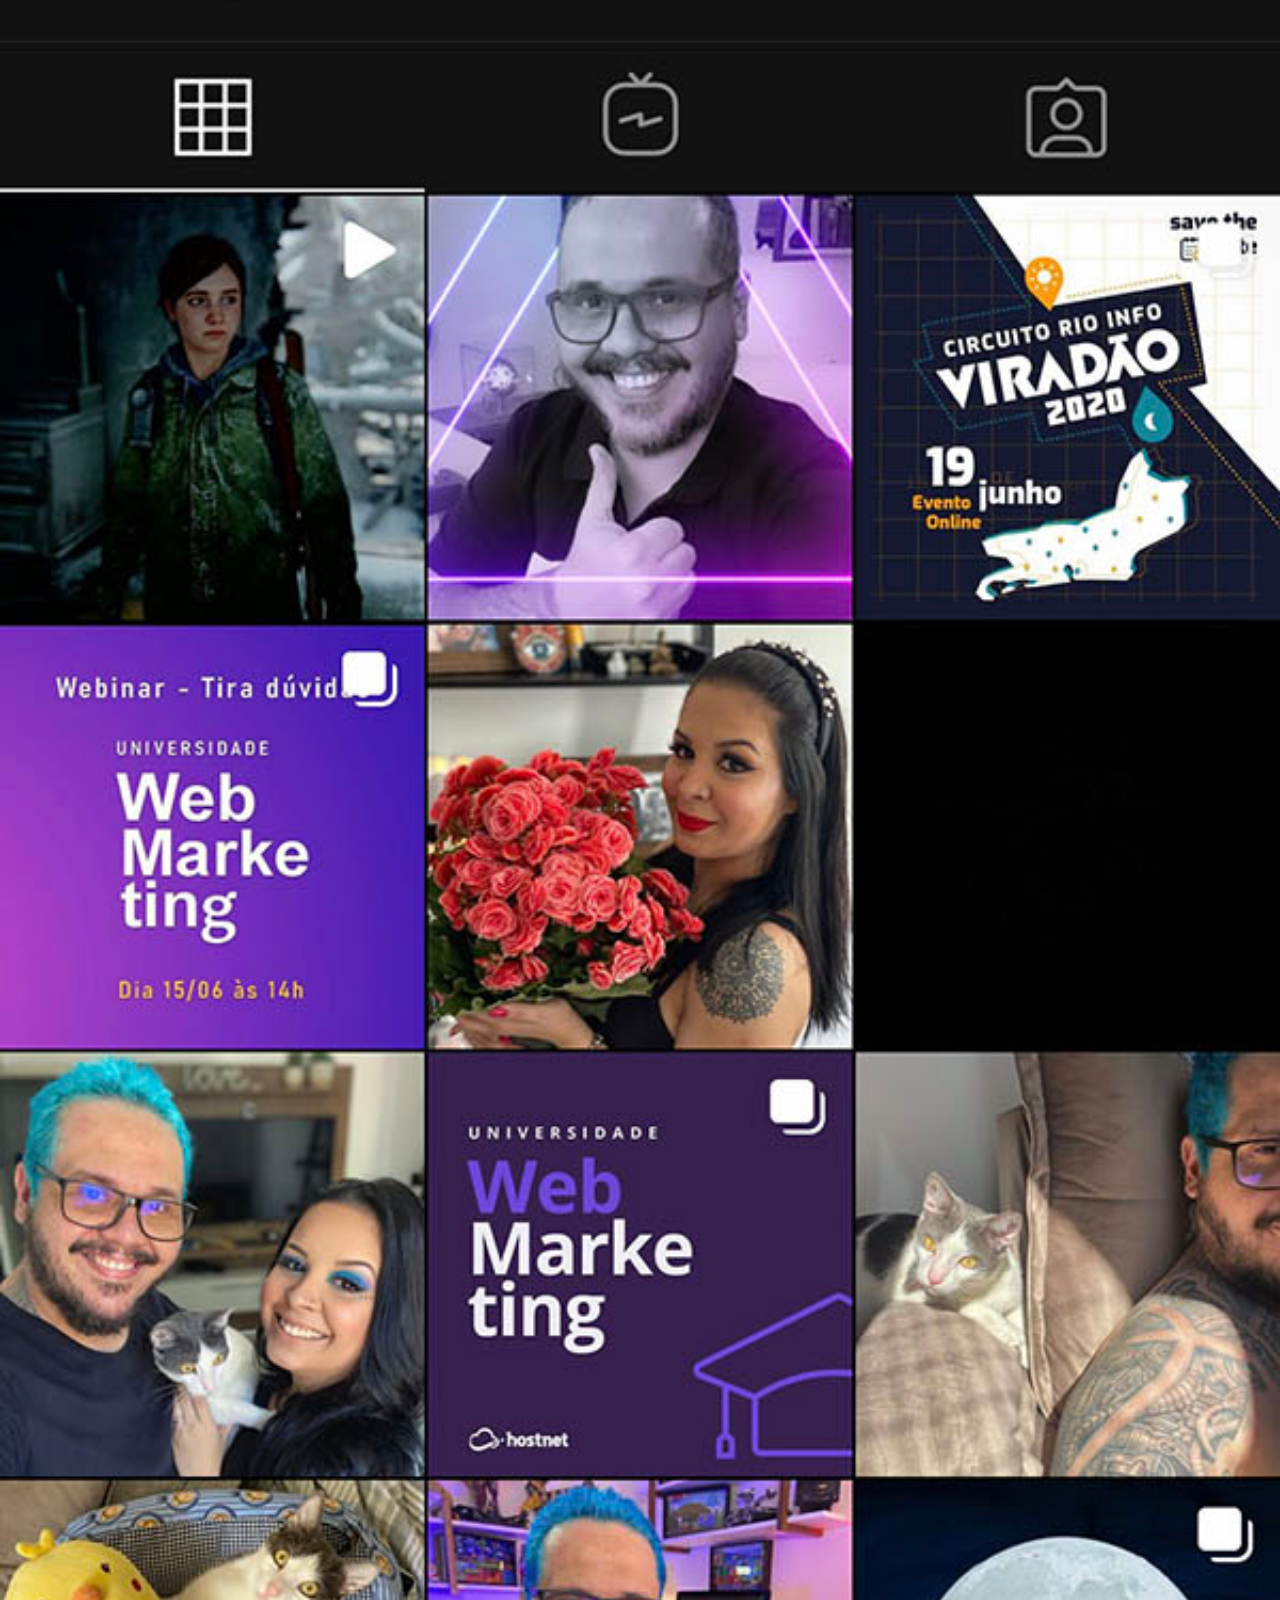
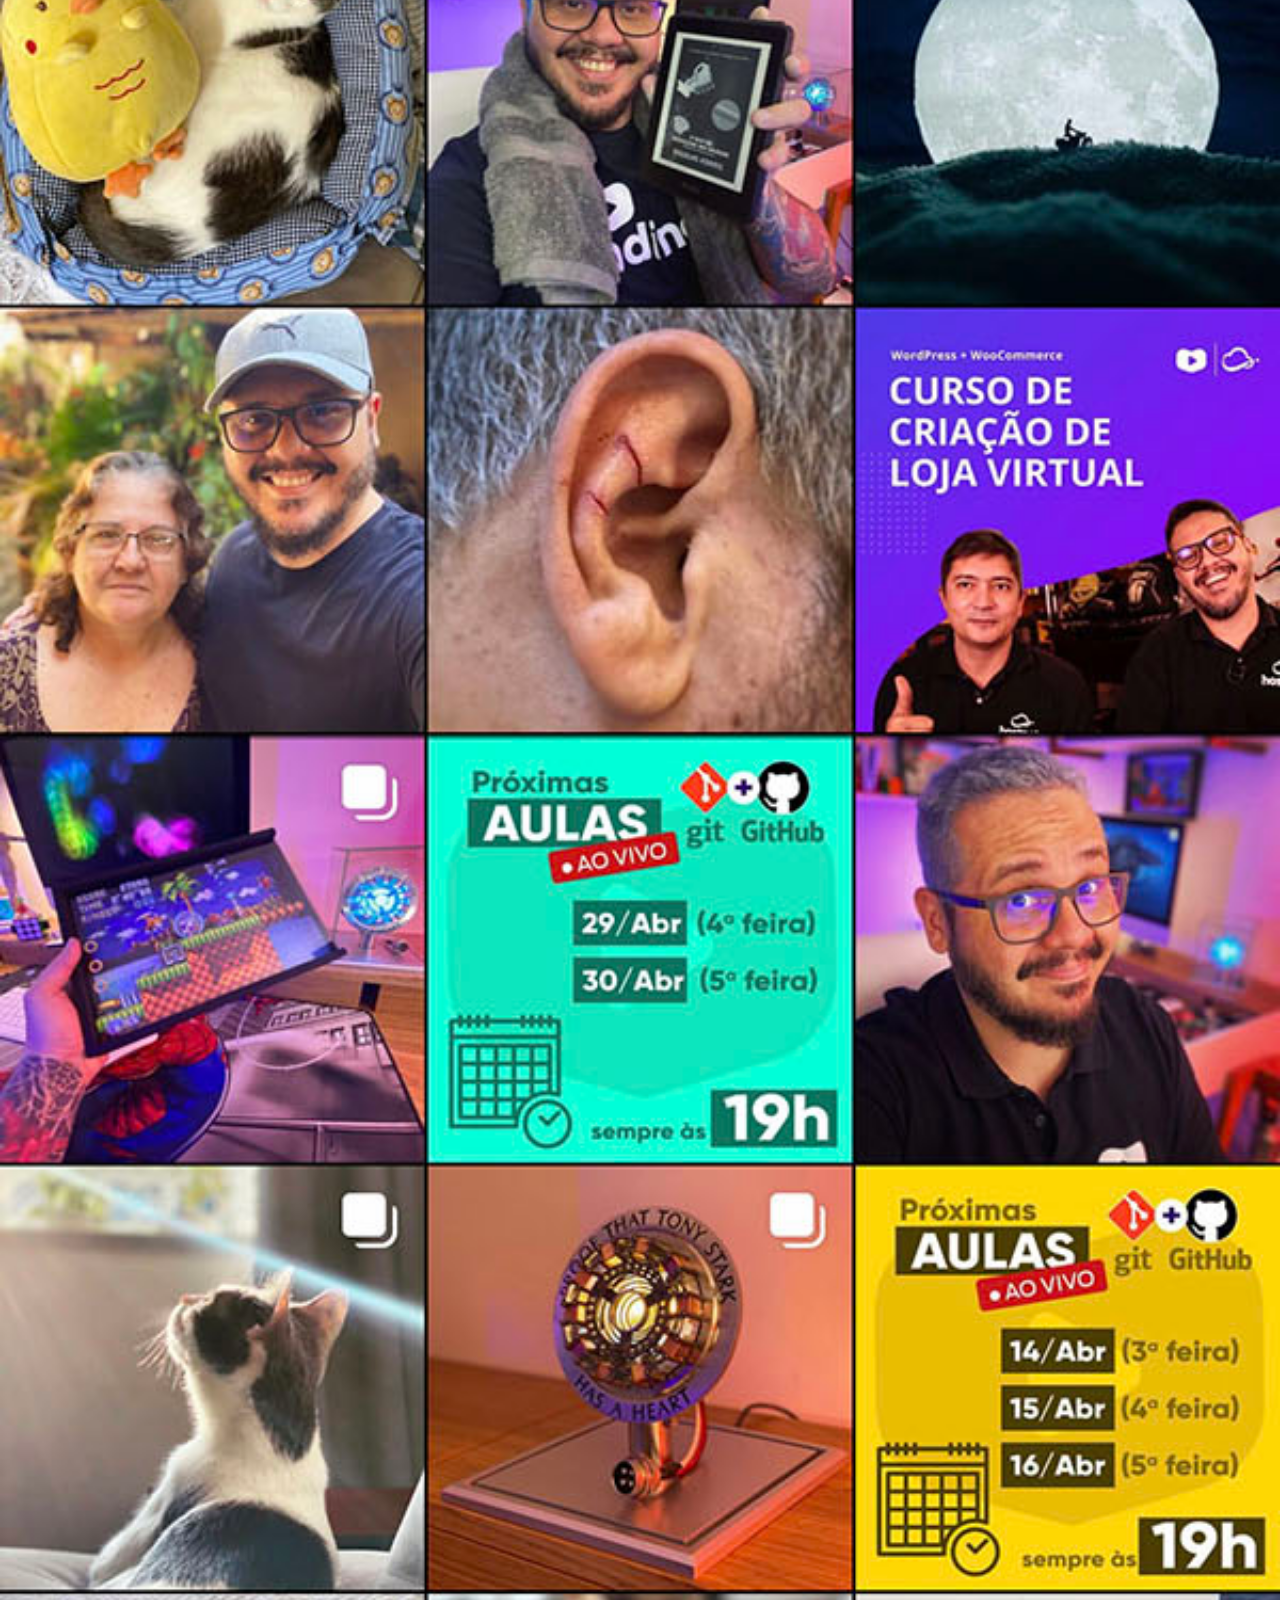
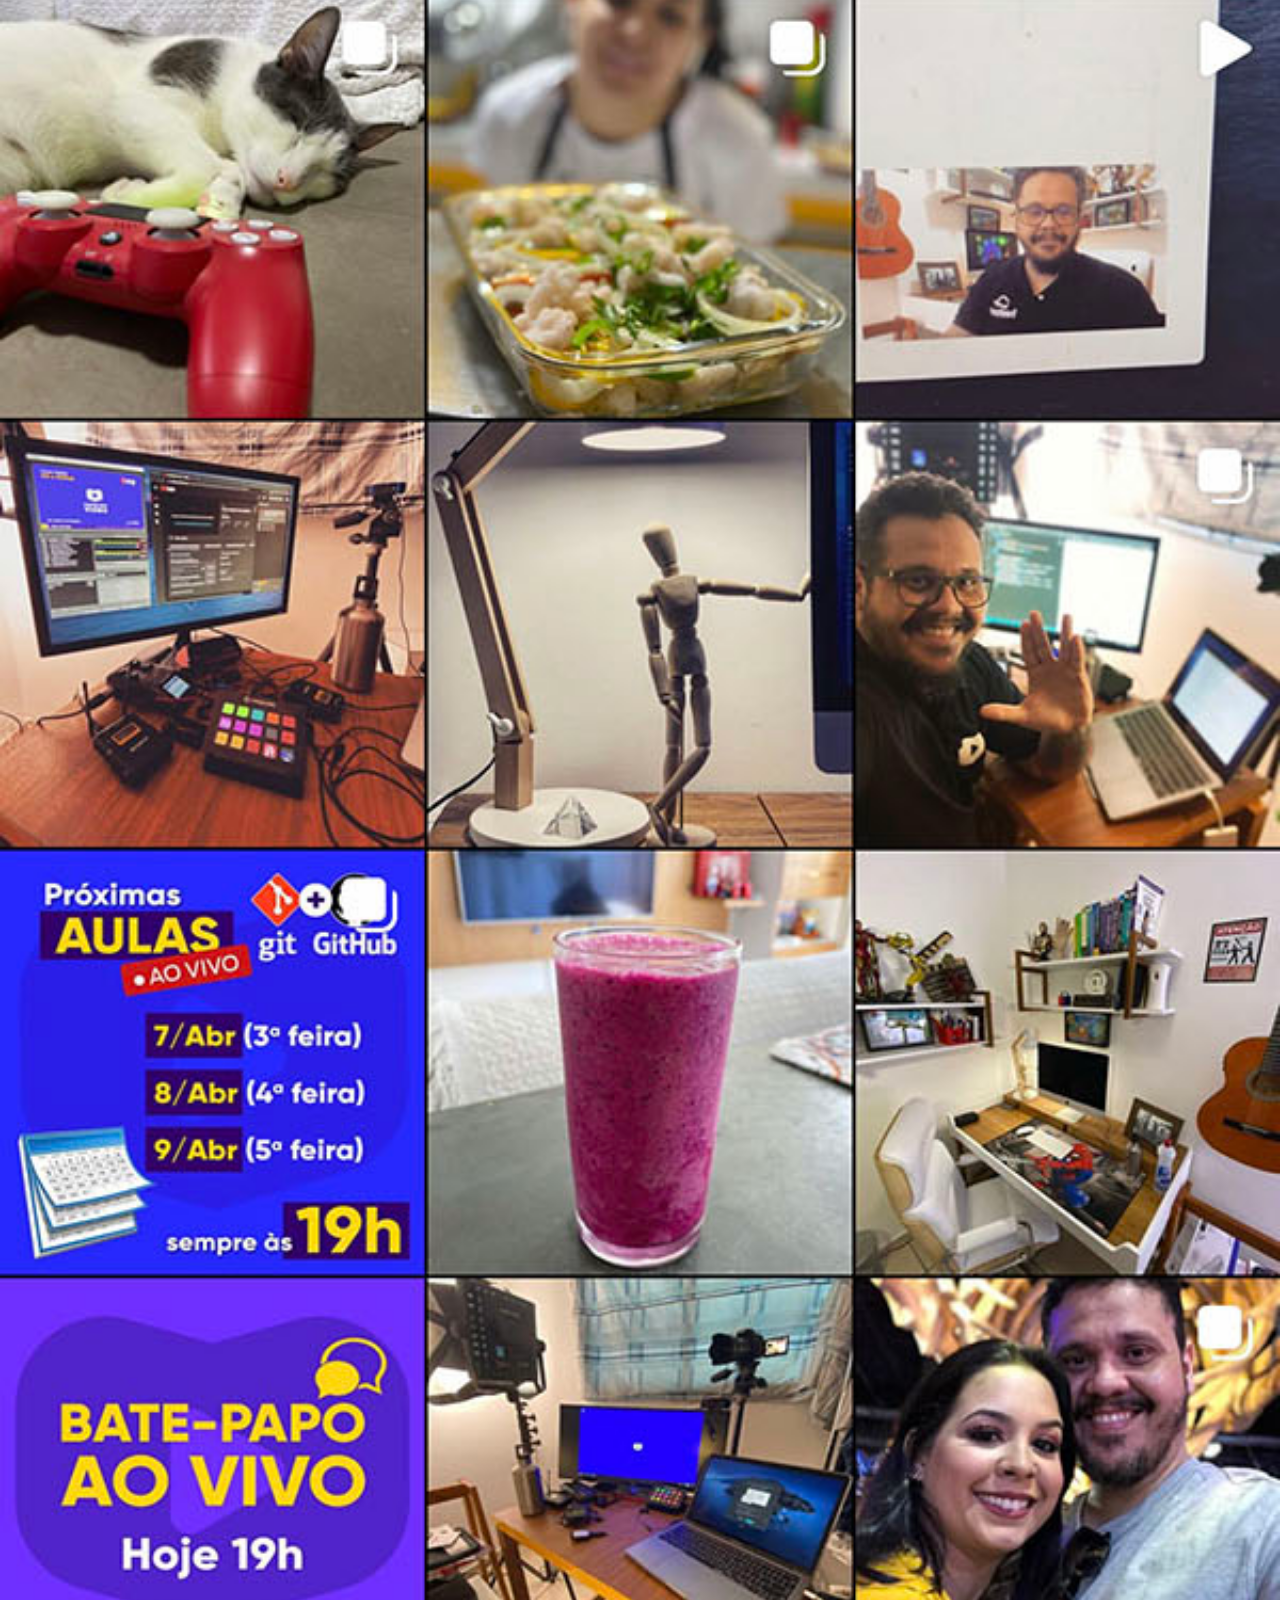
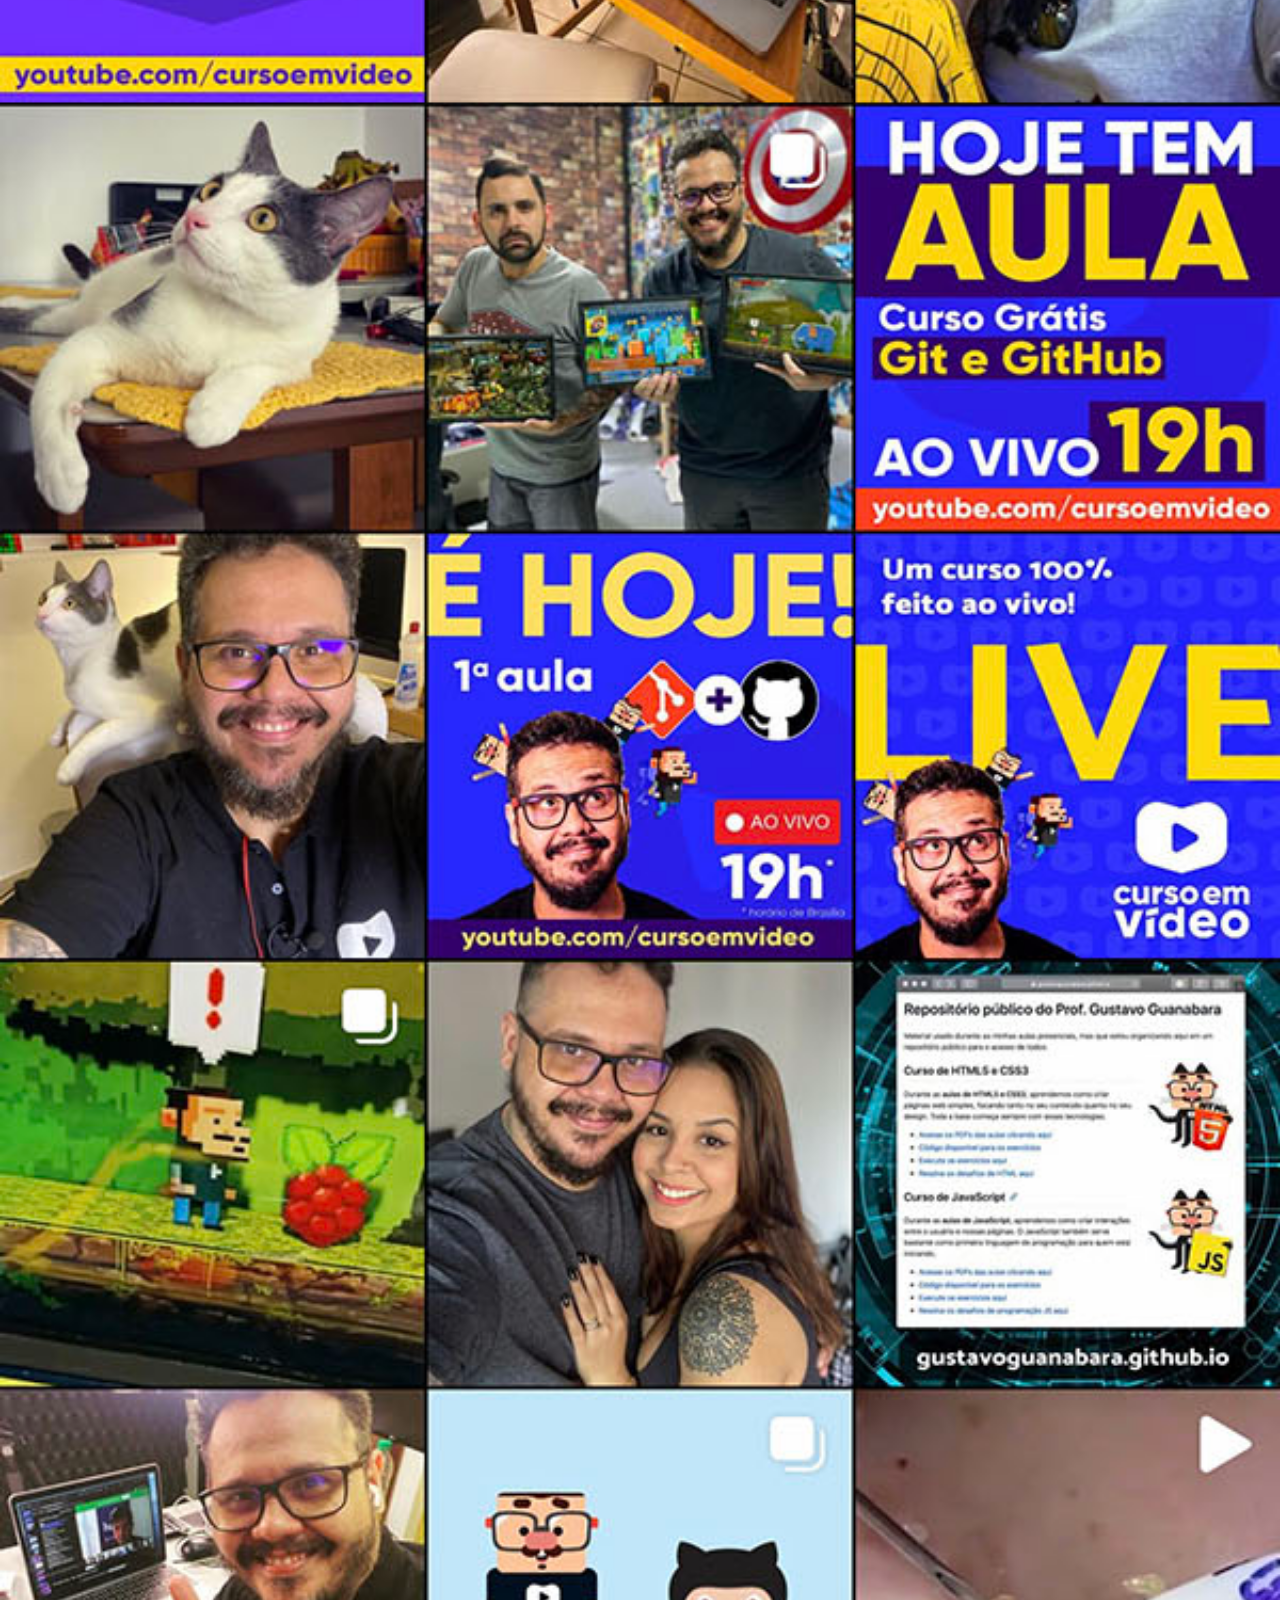
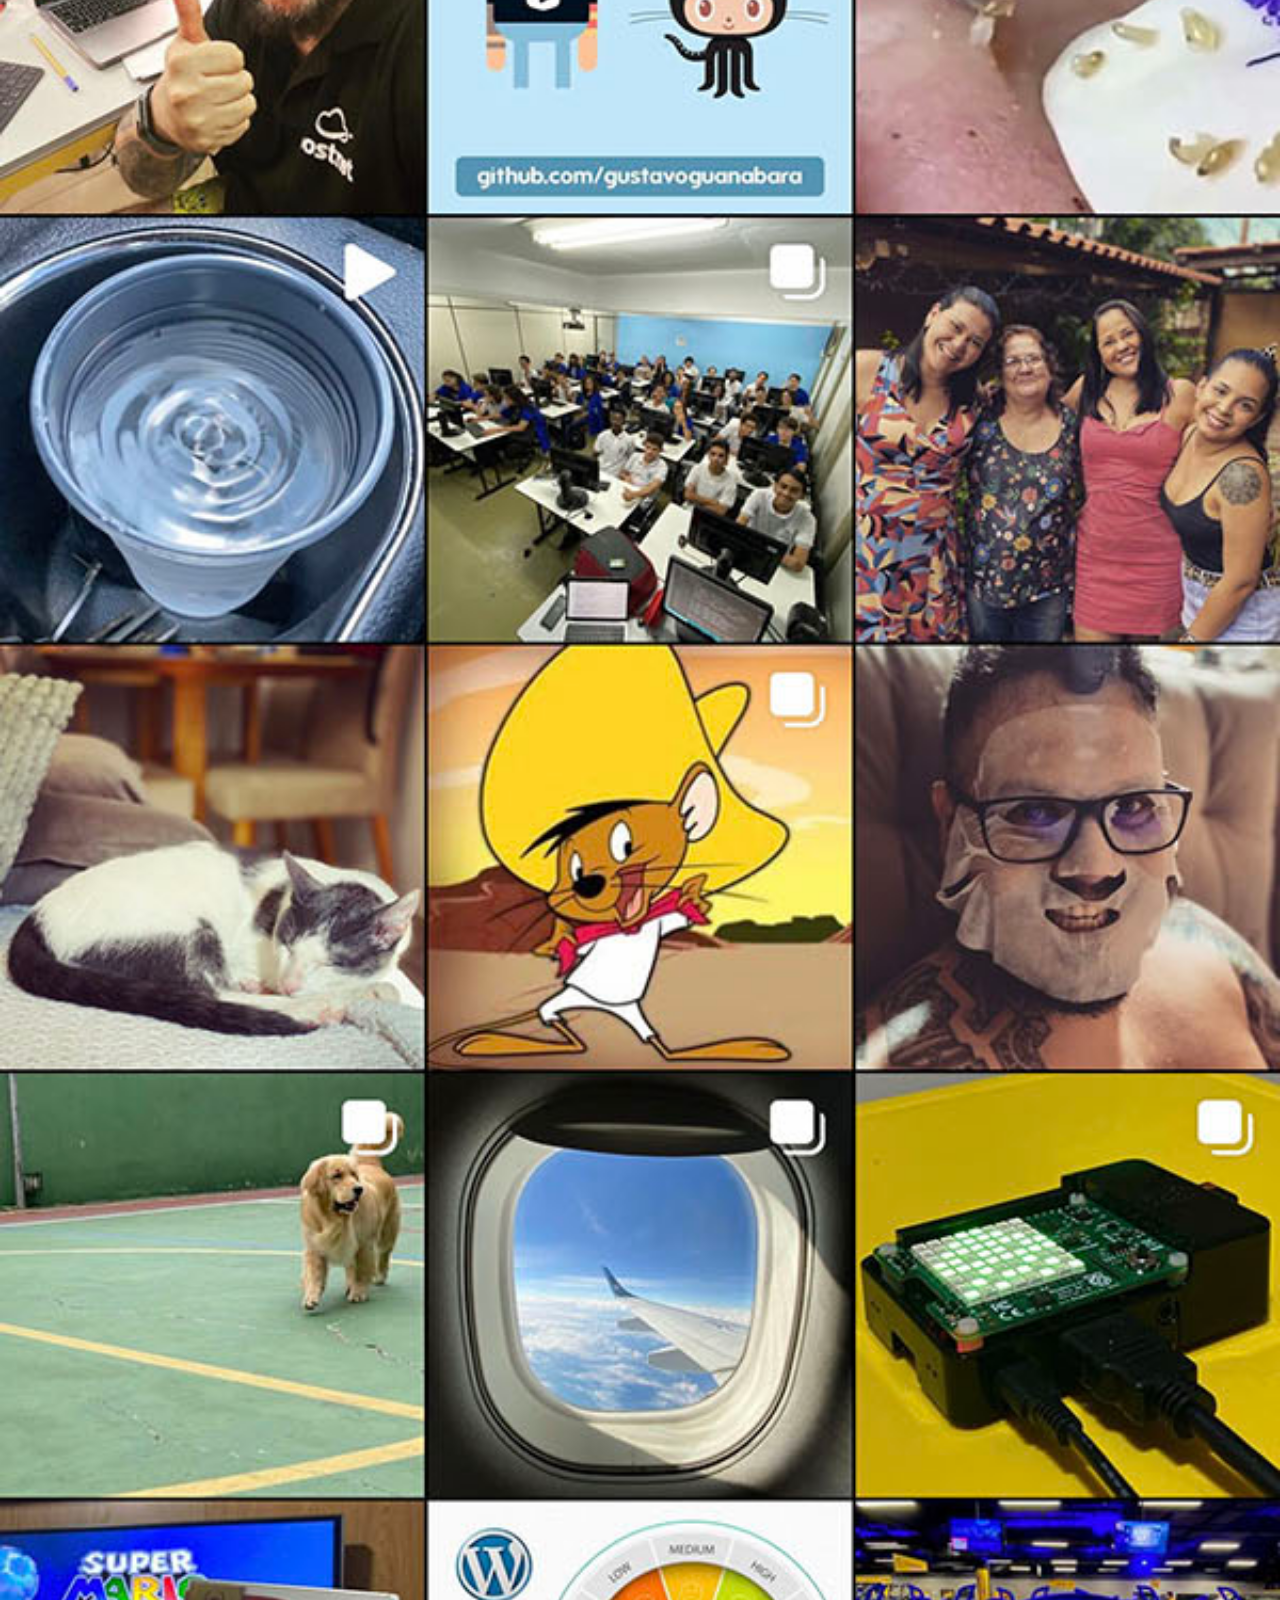
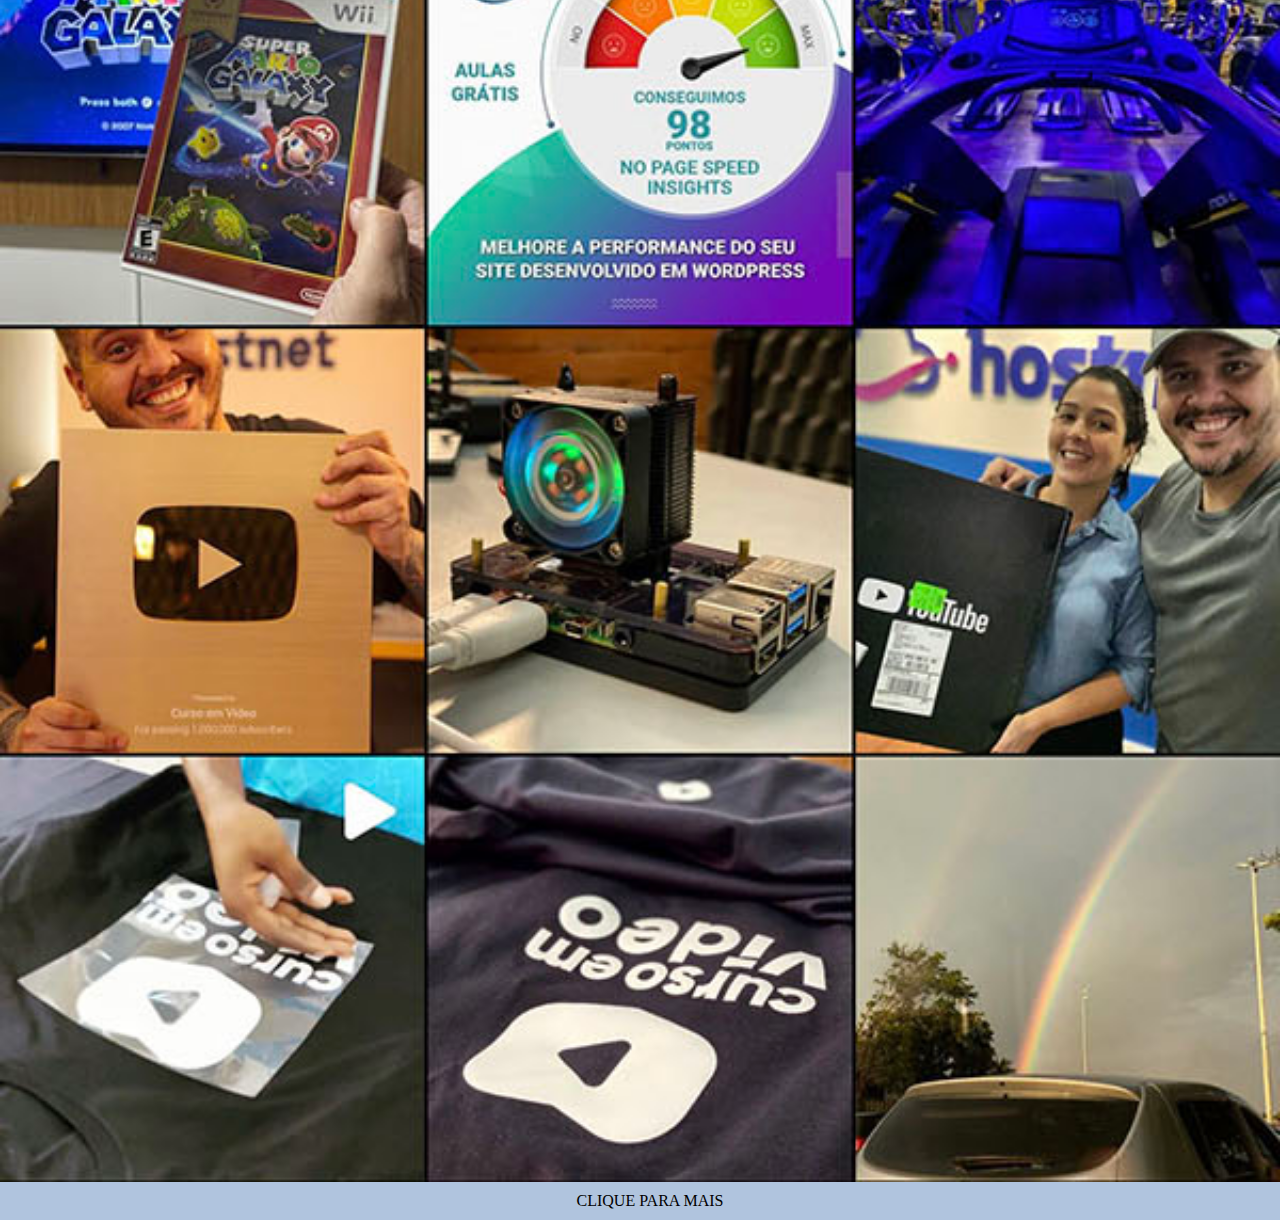
<file: paginas-extras/instagram.html>
<!DOCTYPE html>
<html lang="pt-br">
<head>
    <meta charset="UTF-8">
    <meta http-equiv="X-UA-Compatible" content="IE=edge">
    <meta name="viewport" content="width=device-width, initial-scale=1.0">
    <link rel="shortcut icon" href="../imagens/favicon.ico" type="image/x-icon">
    <link rel="stylesheet" href="../estilos/style_pags_extras.css">
    <title>Instagram</title>
</head>
<body>
    <main>
        <img src="../imagens/tela-instagram.jpg" alt="tela-instagram">
        <a href="https://instagram.com/rod.rodriguex" target="_blank">CLIQUE PARA MAIS</a>
    </main>
</body>
</html>
</file>
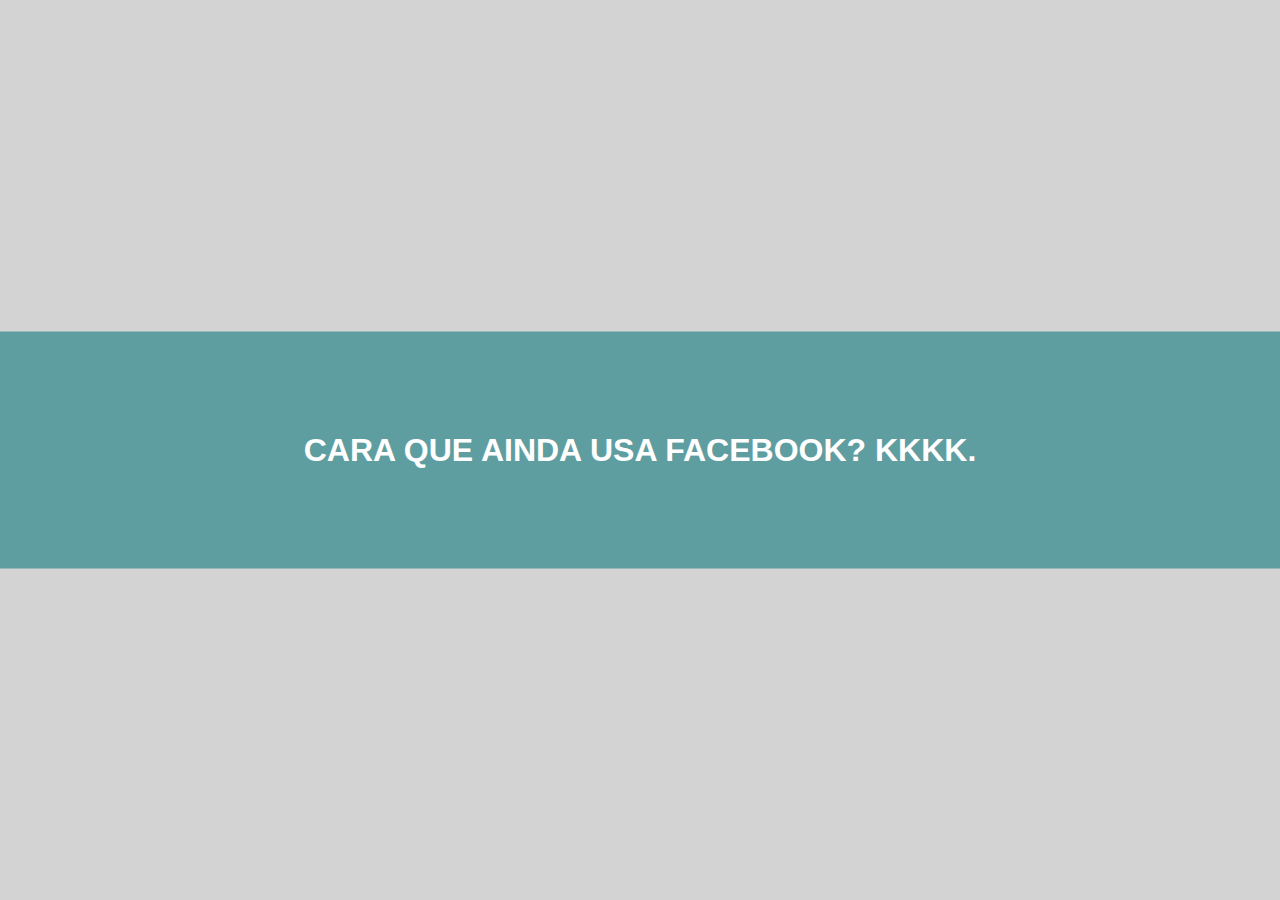
<file: paginas-extras/ninguem_usa.html>
<!DOCTYPE html>
<html lang="PT-BR">
<head>
    <meta charset="UTF-8">
    <meta http-equiv="X-UA-Compatible" content="IE=edge">
    <meta name="viewport" content="width=device-width, initial-scale=1.0">
    <link rel="shortcut icon" href="../imagens/favicon.ico" type="image/x-icon">
    <style>
        * {
            margin: 0px;
            padding: 0px;
        }
        body {
            font-family: Arial, Helvetica, sans-serif;
            background-color: black;
            width: 100vw;
            height: 100vh;
        }
        main {
            background-color: lightgray;
            width: 100vw;
            height: 100vh;
        }
        main h1 {
            position: relative;
            top: 50%;
            left: 50%;
            transform: translate(-50%, -50%);
            text-align: center;
            background-color: cadetblue;
            color: white;
            padding: 100px;

        }
    </style>
    <title>Ninguem Usa</title>
</head>
<body>
    <main><h1>CARA QUE AINDA USA FACEBOOK? KKKK.</h1></main>
</body>
</html>
</file>
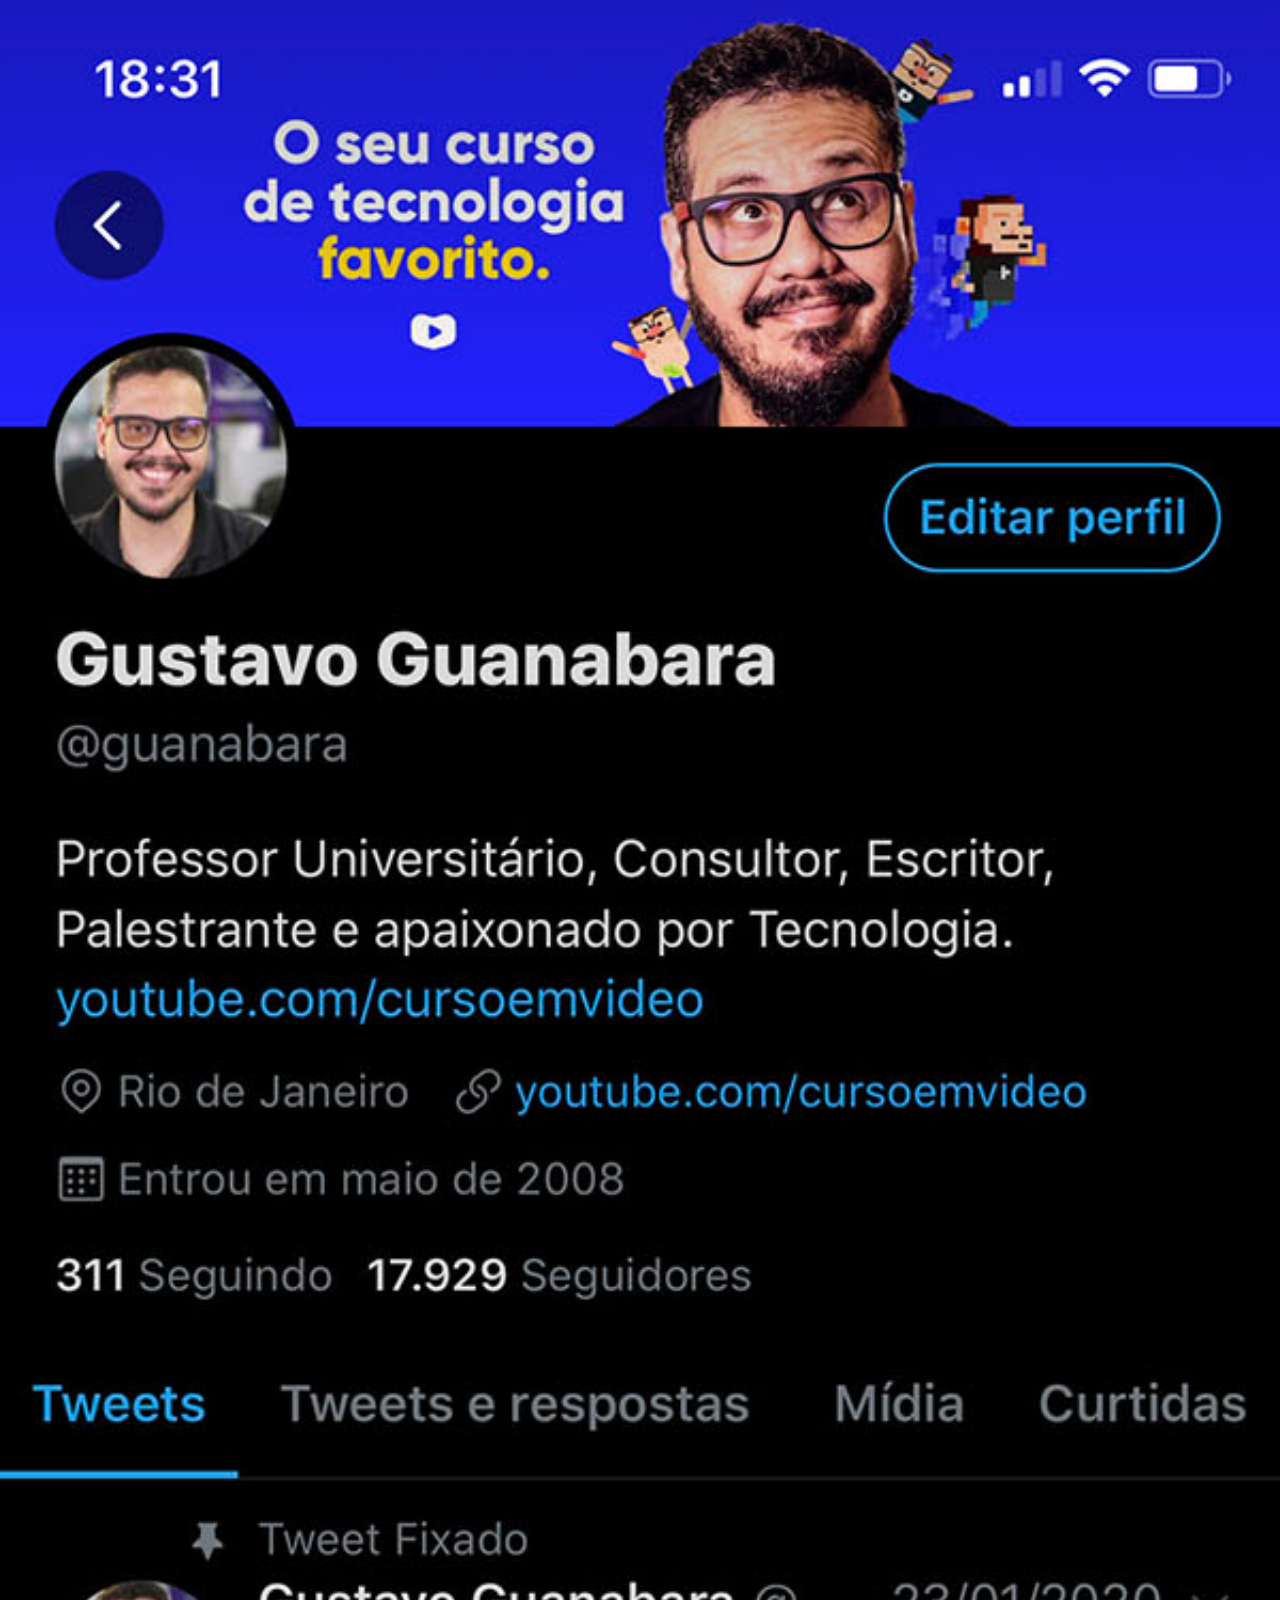
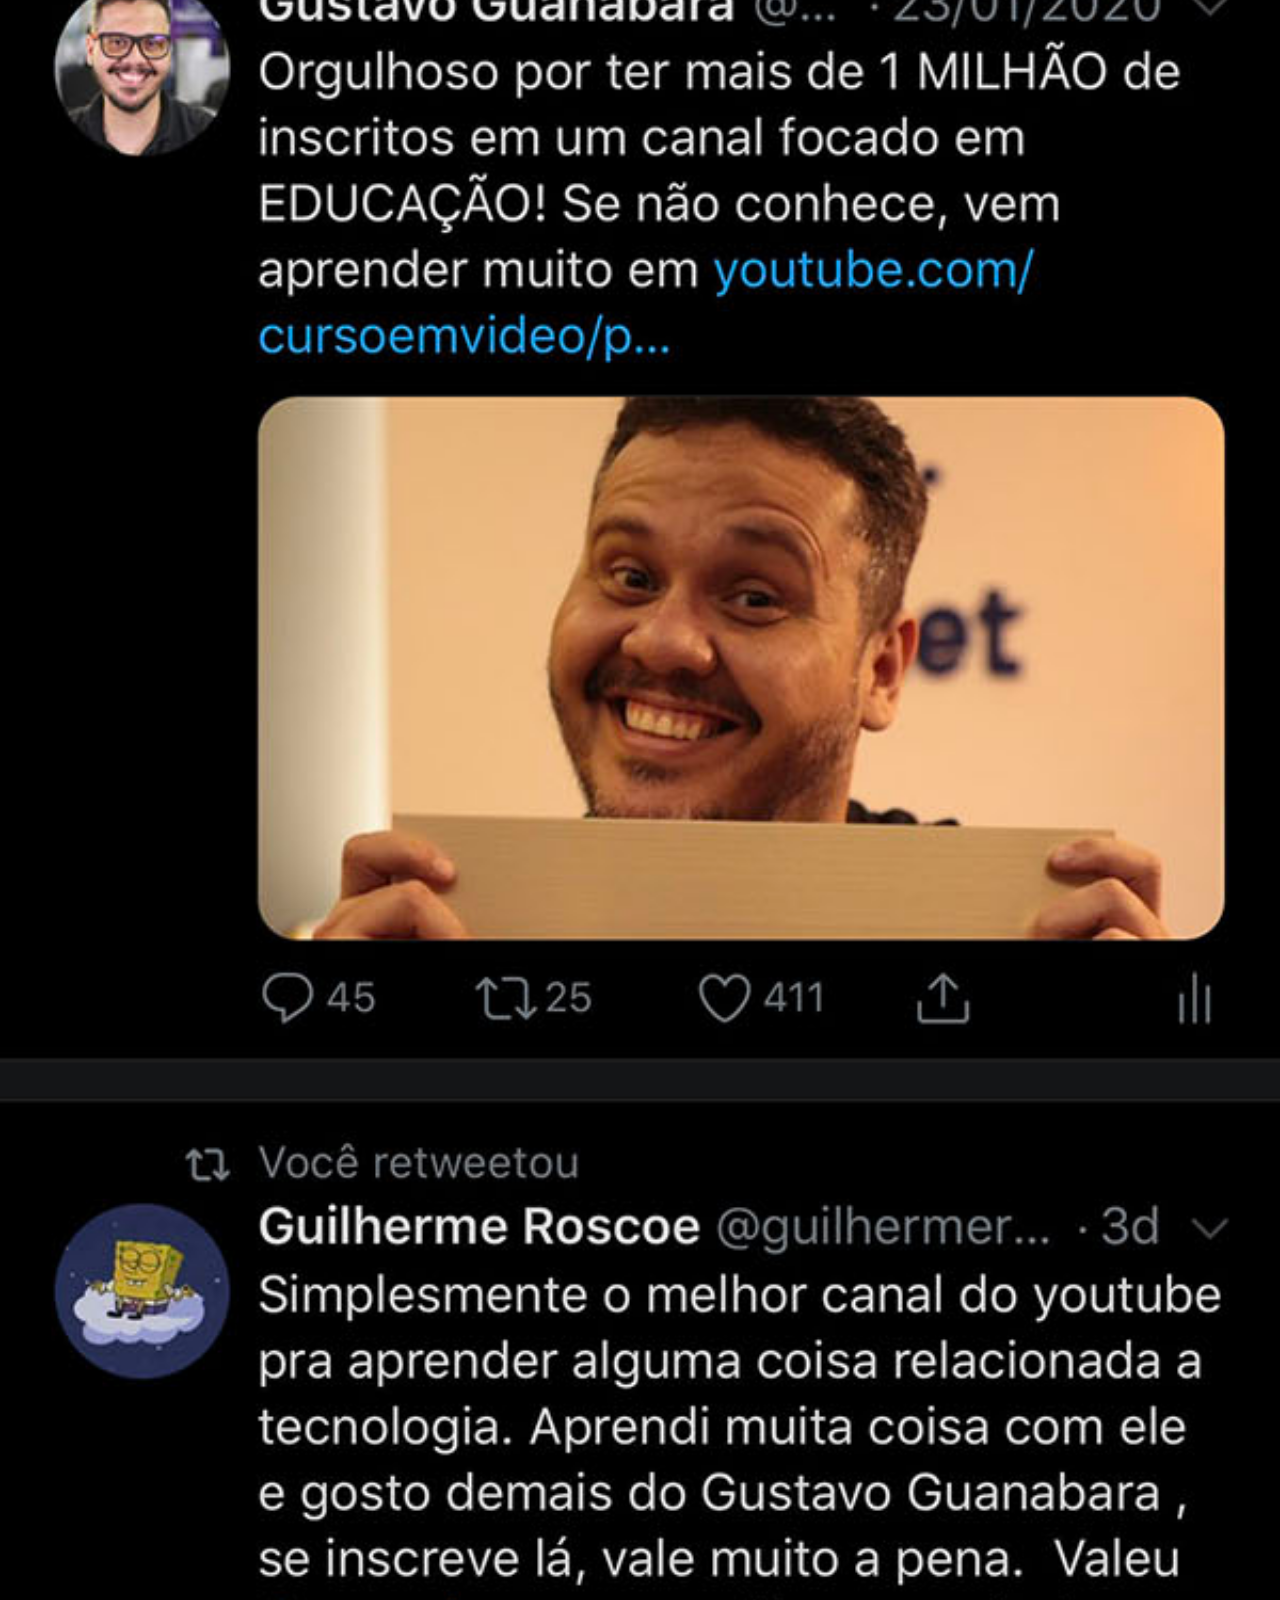
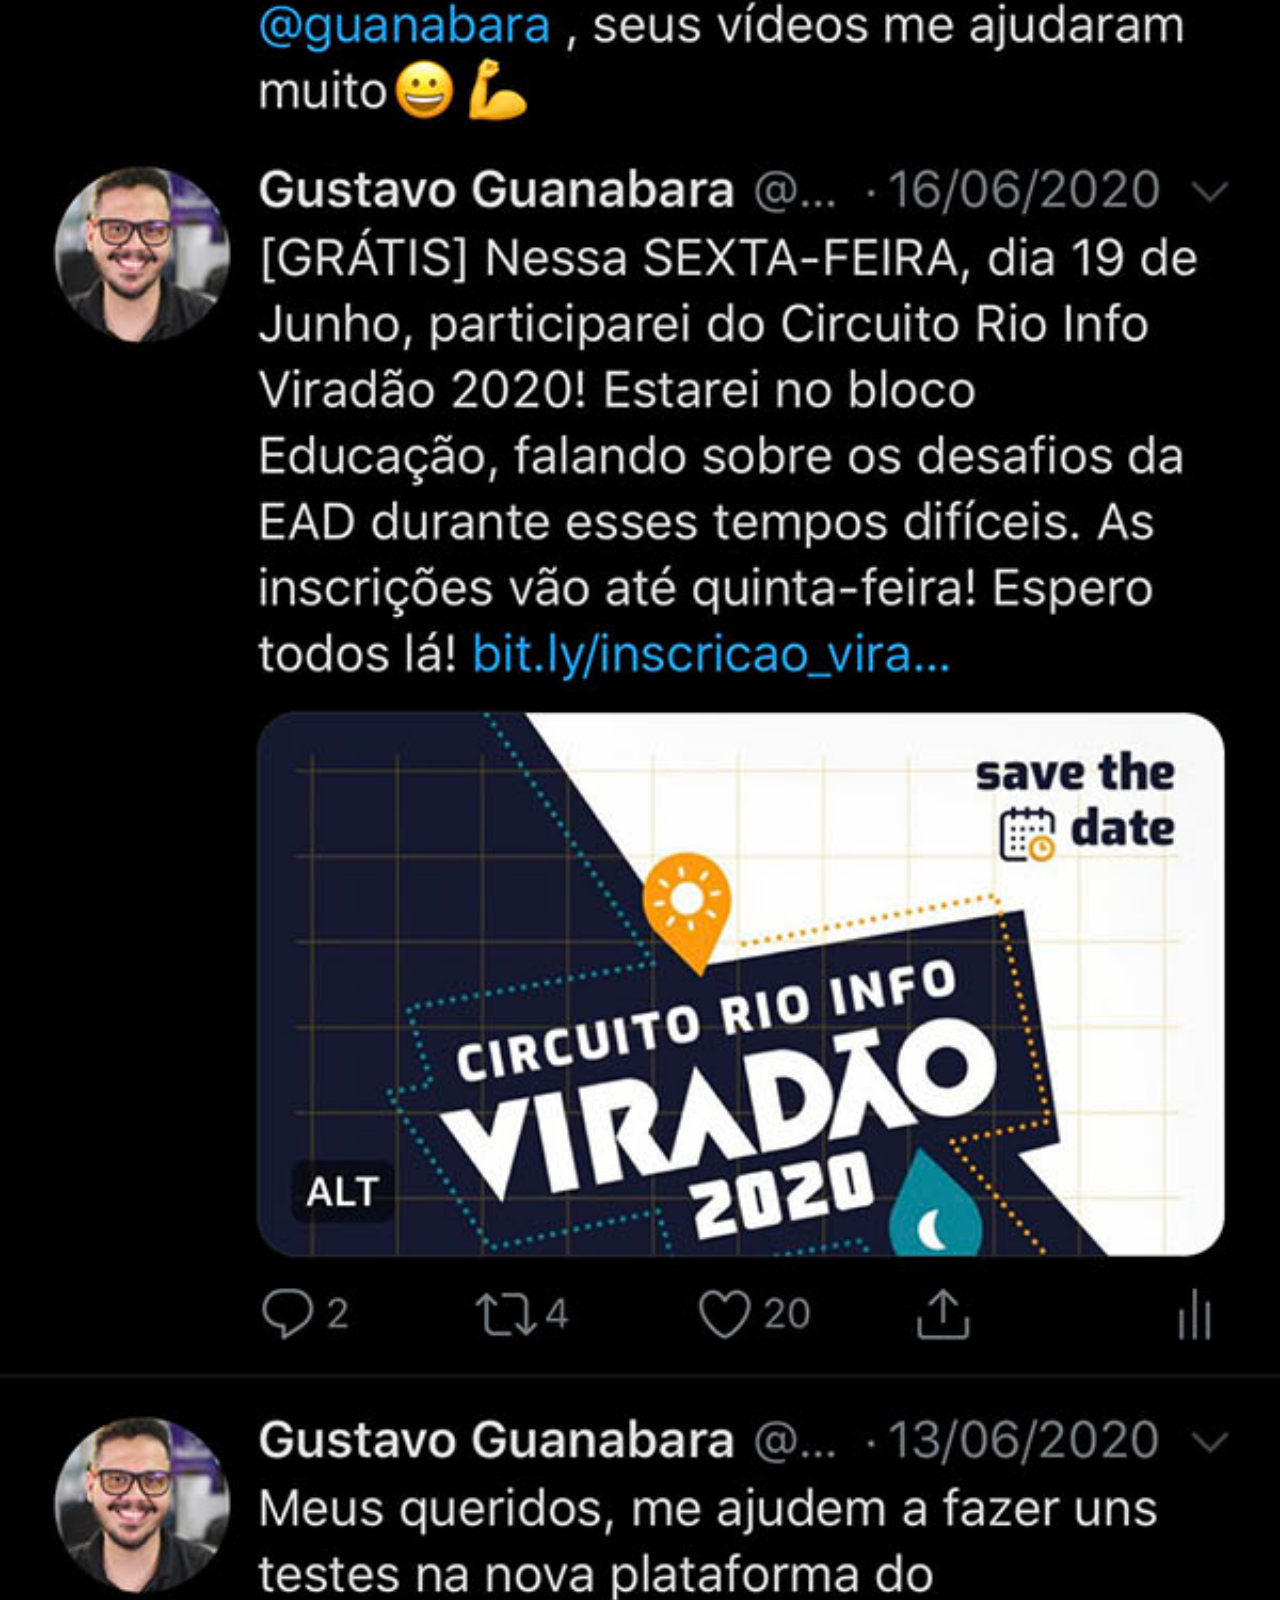
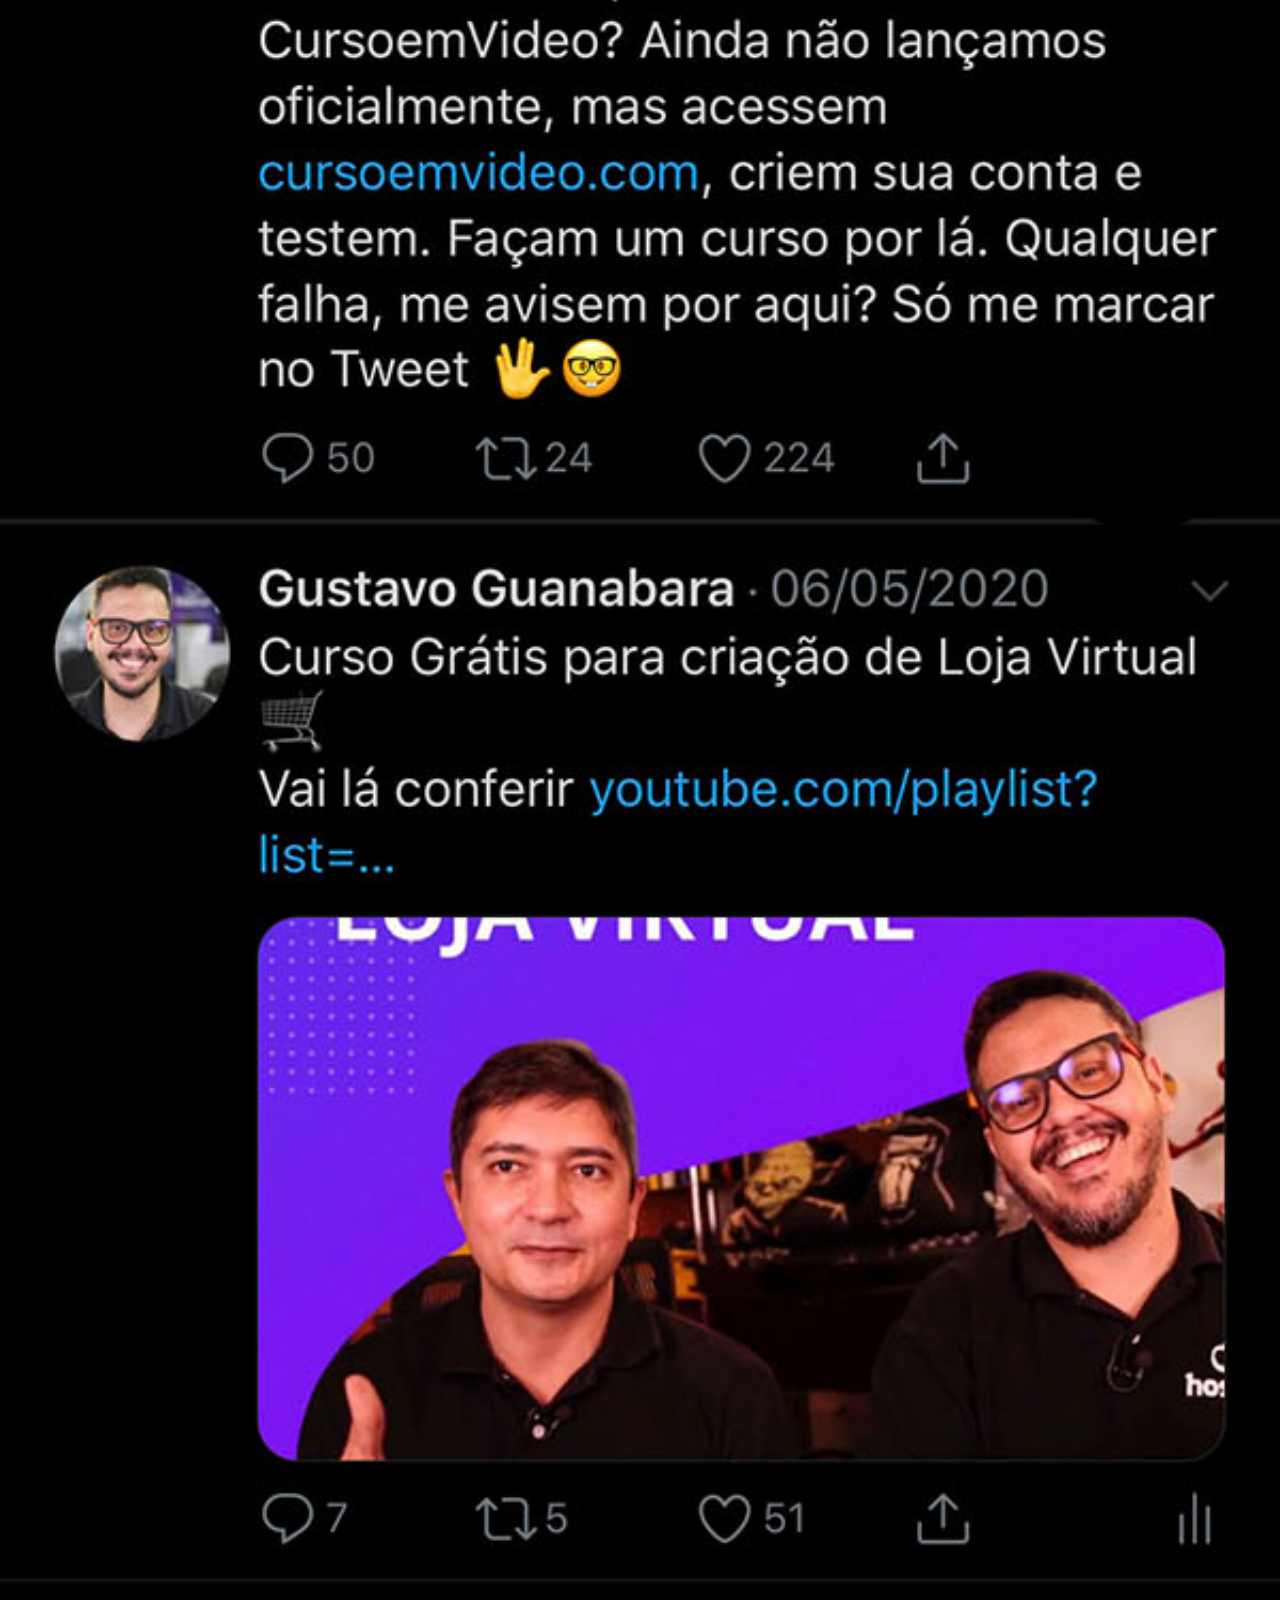
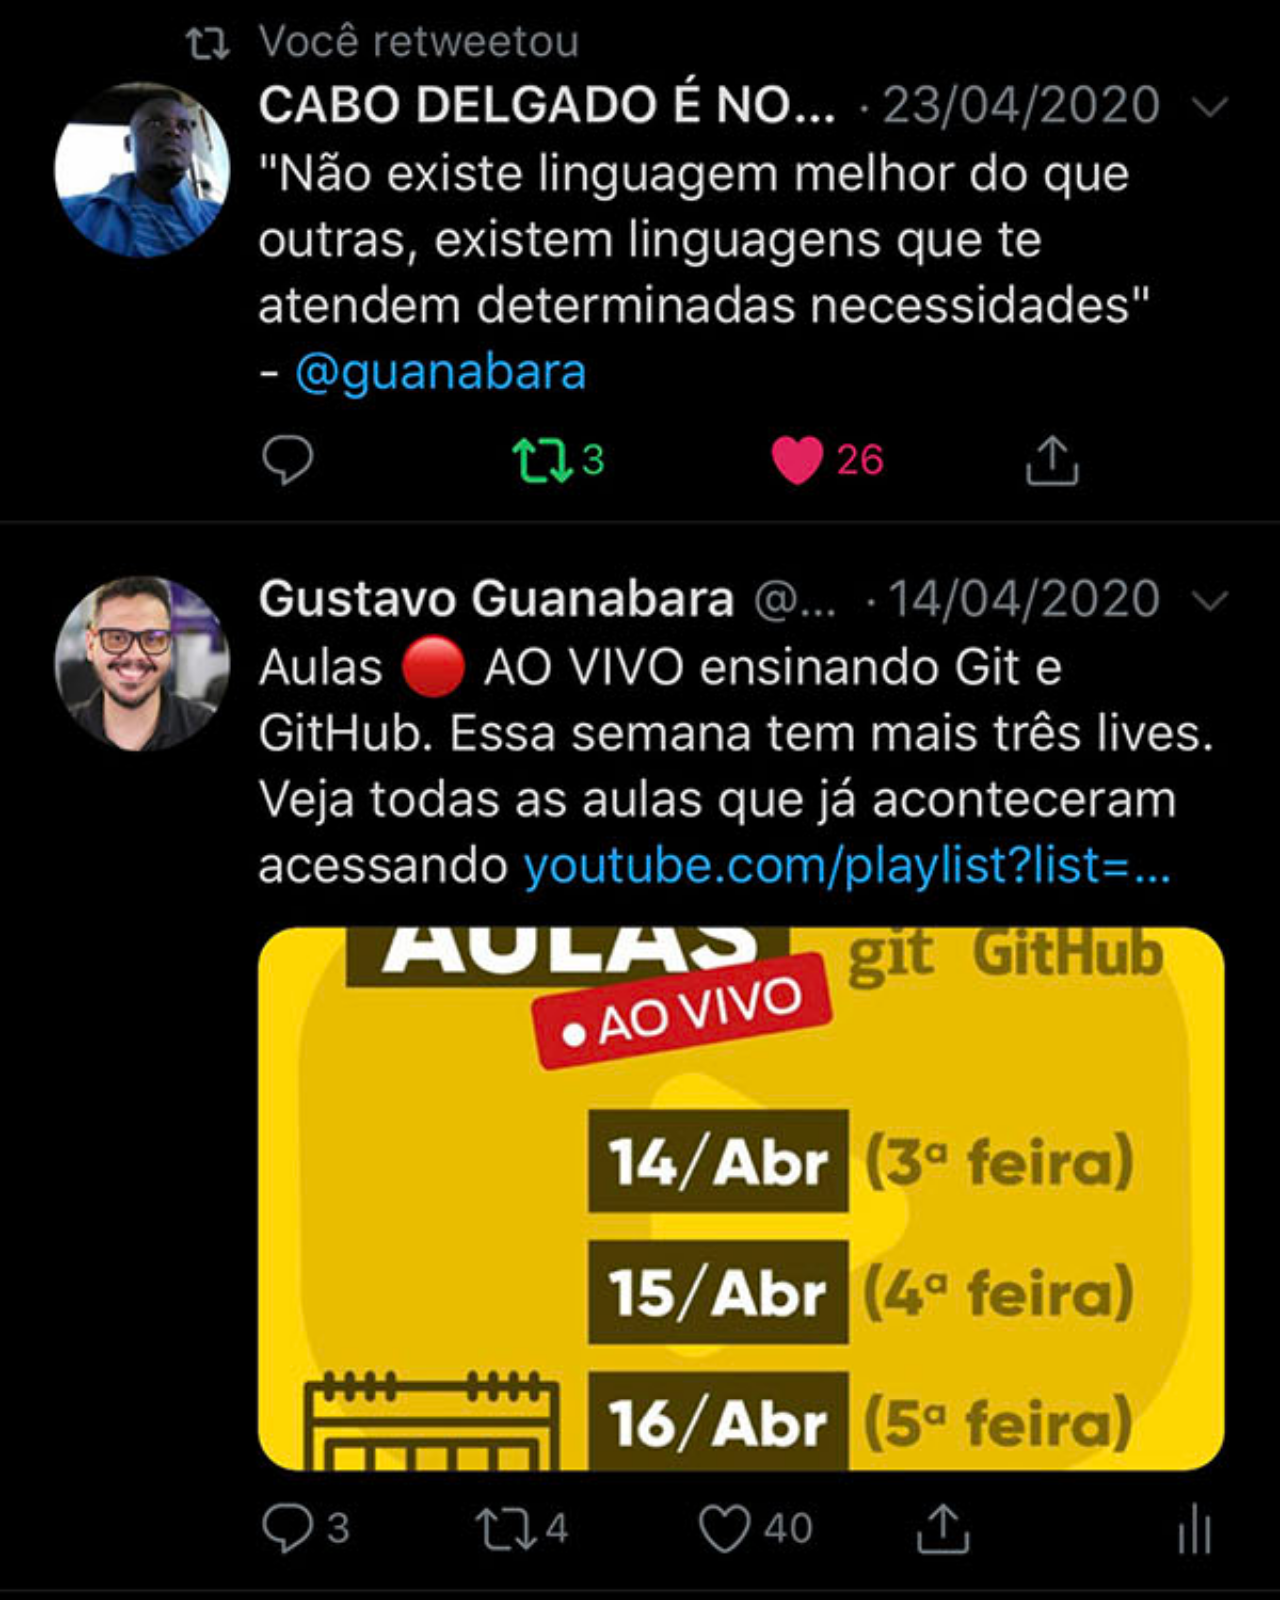
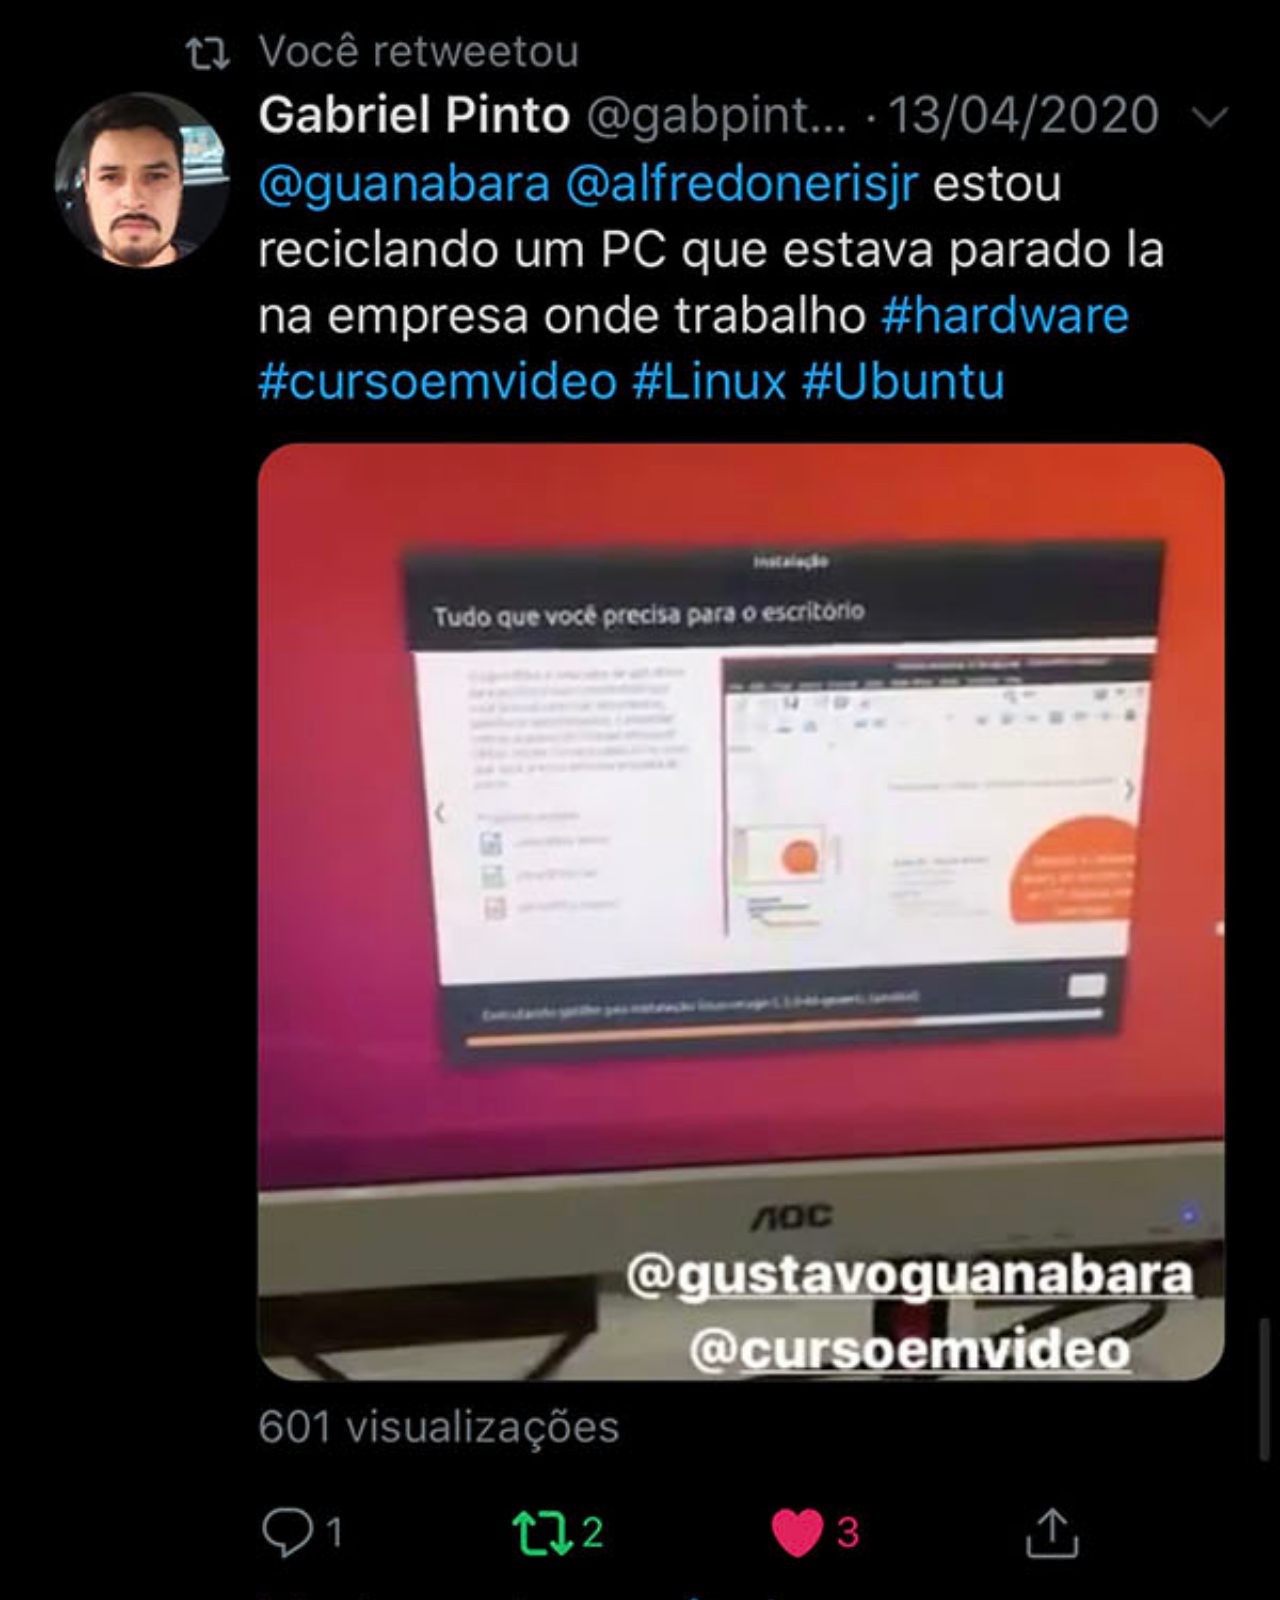
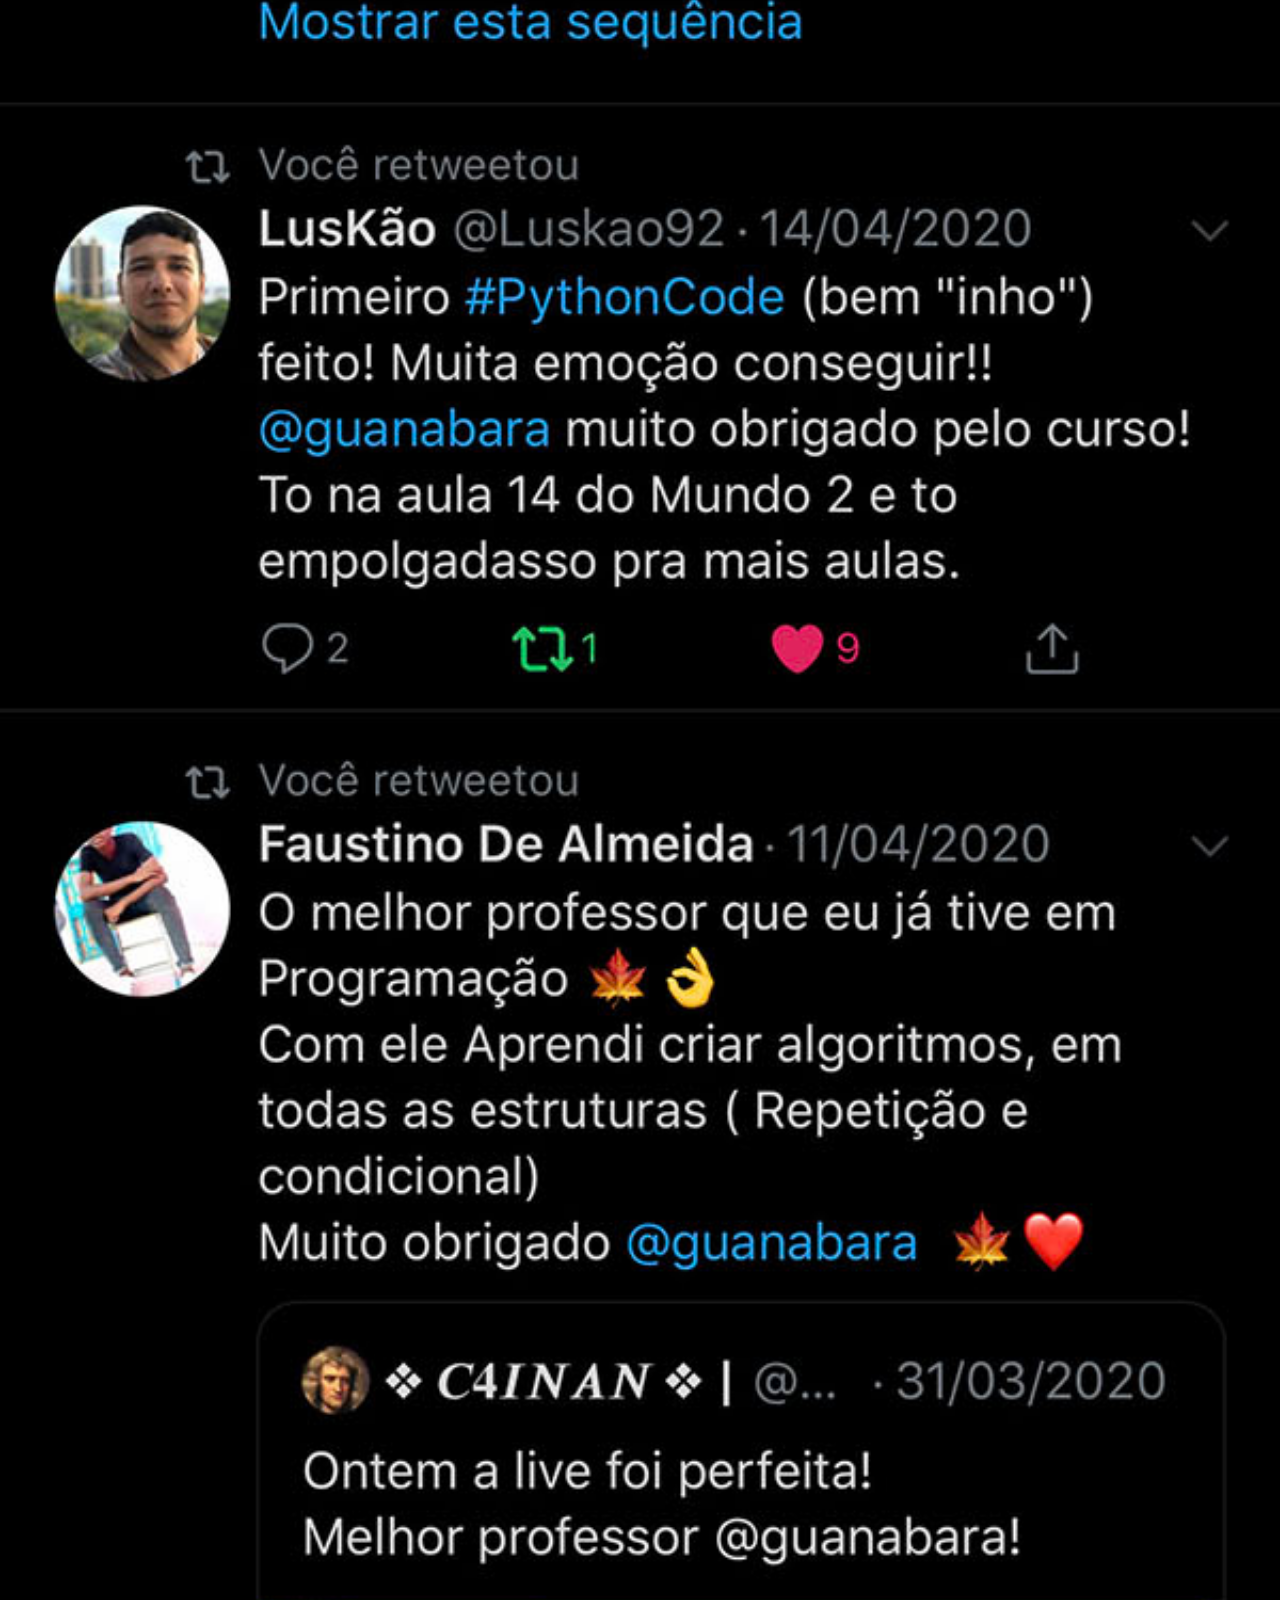
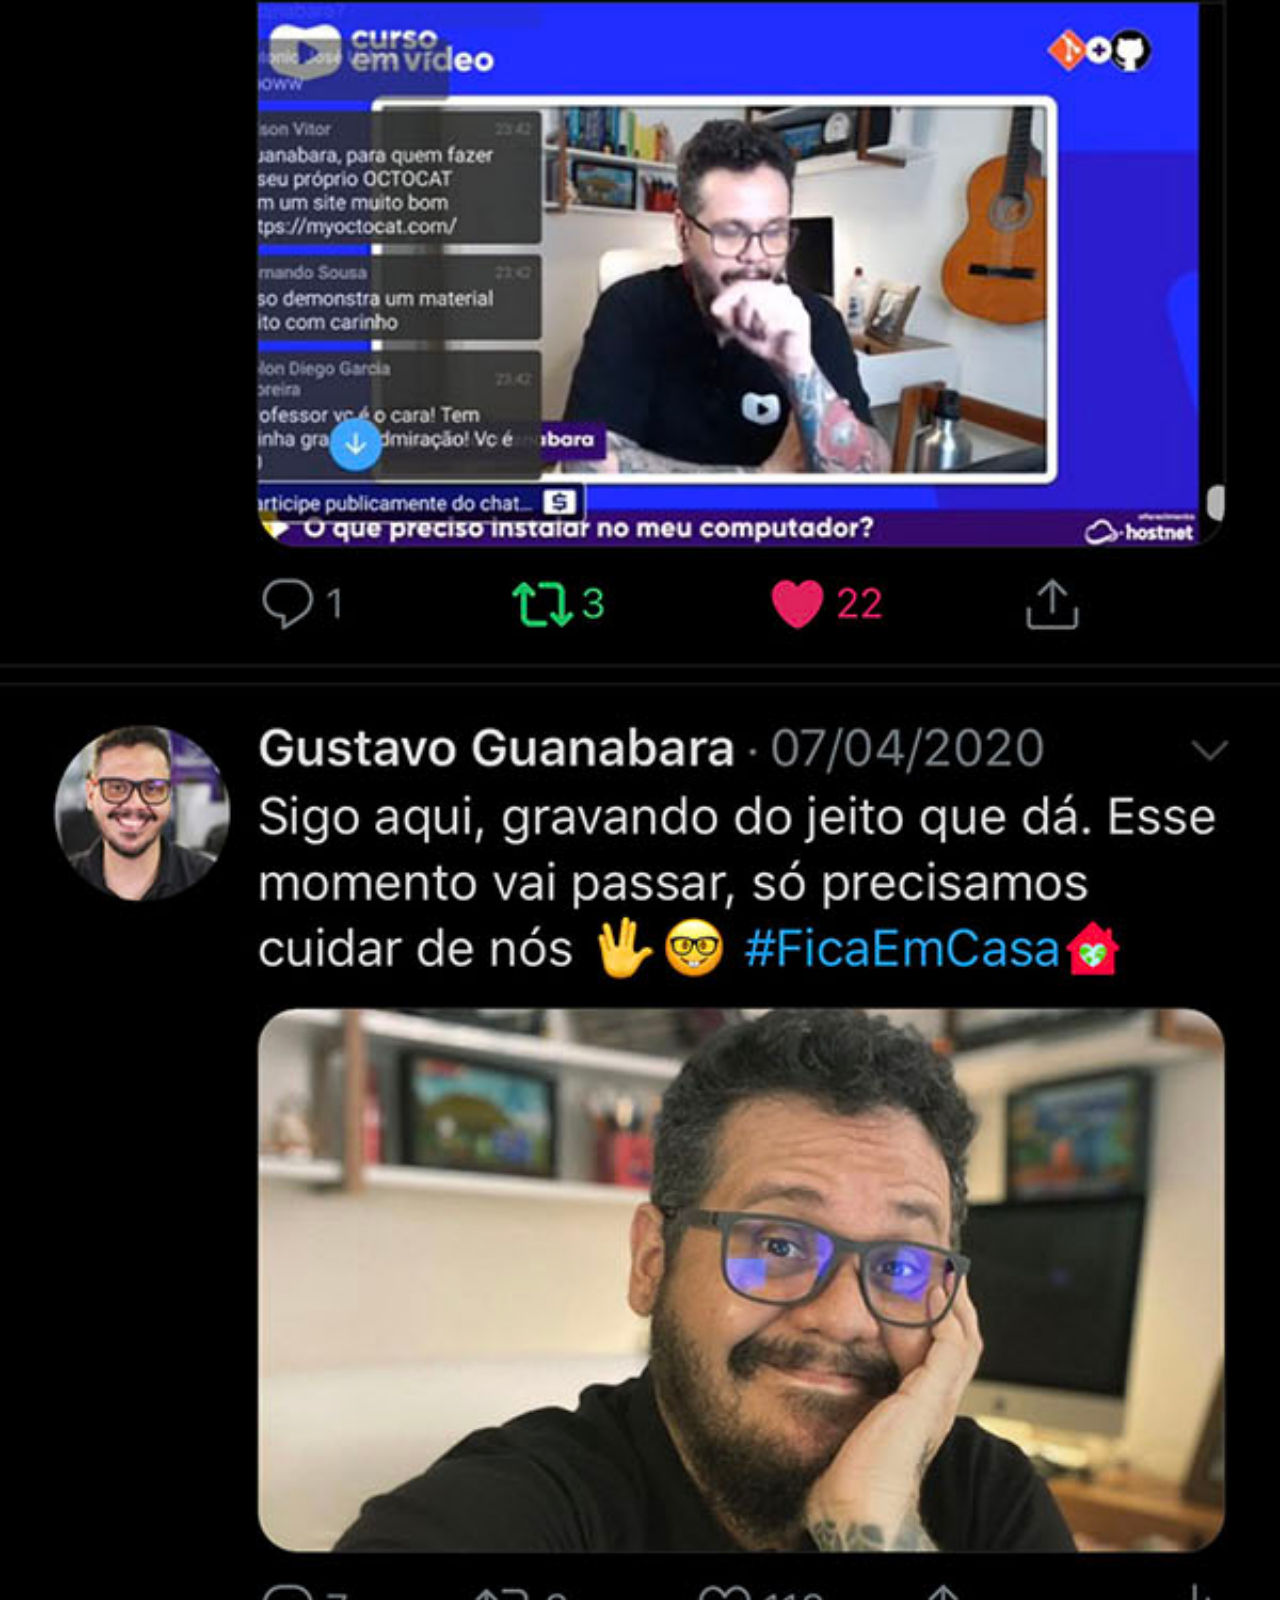
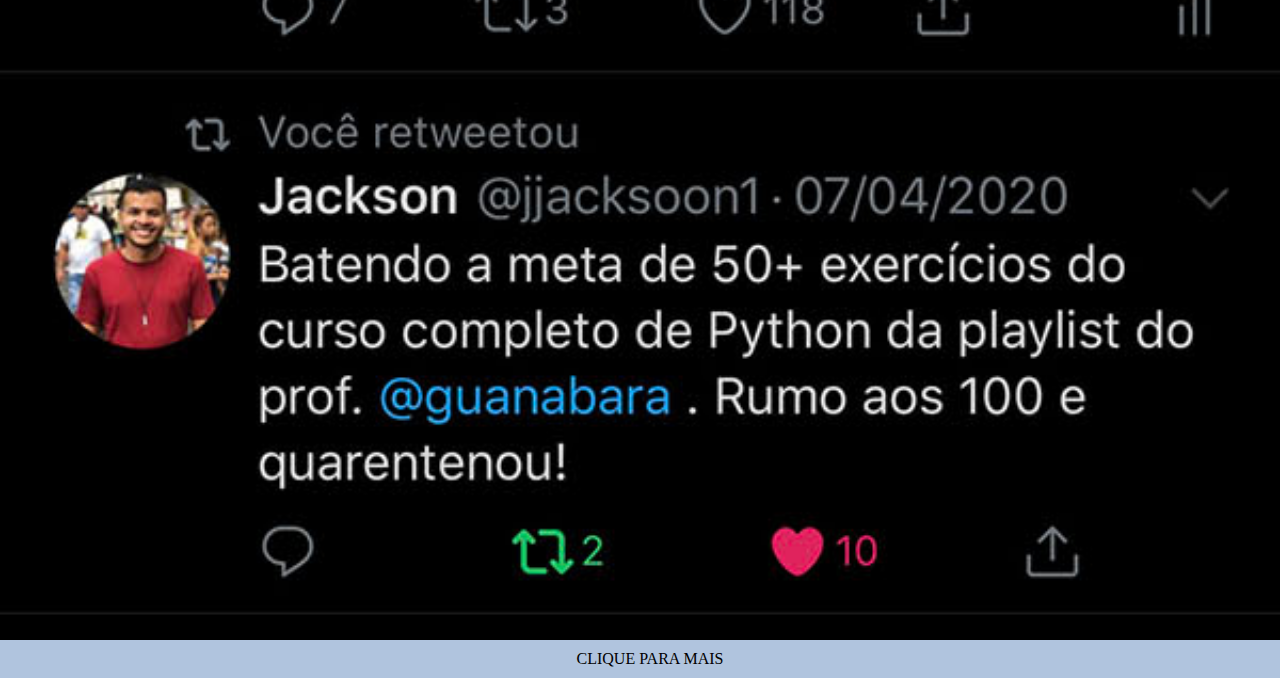
<file: paginas-extras/twitter.html>
<!DOCTYPE html>
<html lang="pt-br">
<head>
    <meta charset="UTF-8">
    <meta http-equiv="X-UA-Compatible" content="IE=edge">
    <meta name="viewport" content="width=device-width, initial-scale=1.0">
    <link rel="shortcut icon" href="../imagens/favicon.ico" type="image/x-icon">
    <link rel="stylesheet" href="../estilos/style_pags_extras.css">
    <title>Twitter</title>
</head>
<body>
    <main>
        <img src="../imagens/tela-twitter.jpg" alt="tela-twitter">
        <a href="https://twitter.com" target="_blank">CLIQUE PARA MAIS</a>
    </main>
</body>
</html>
</file>
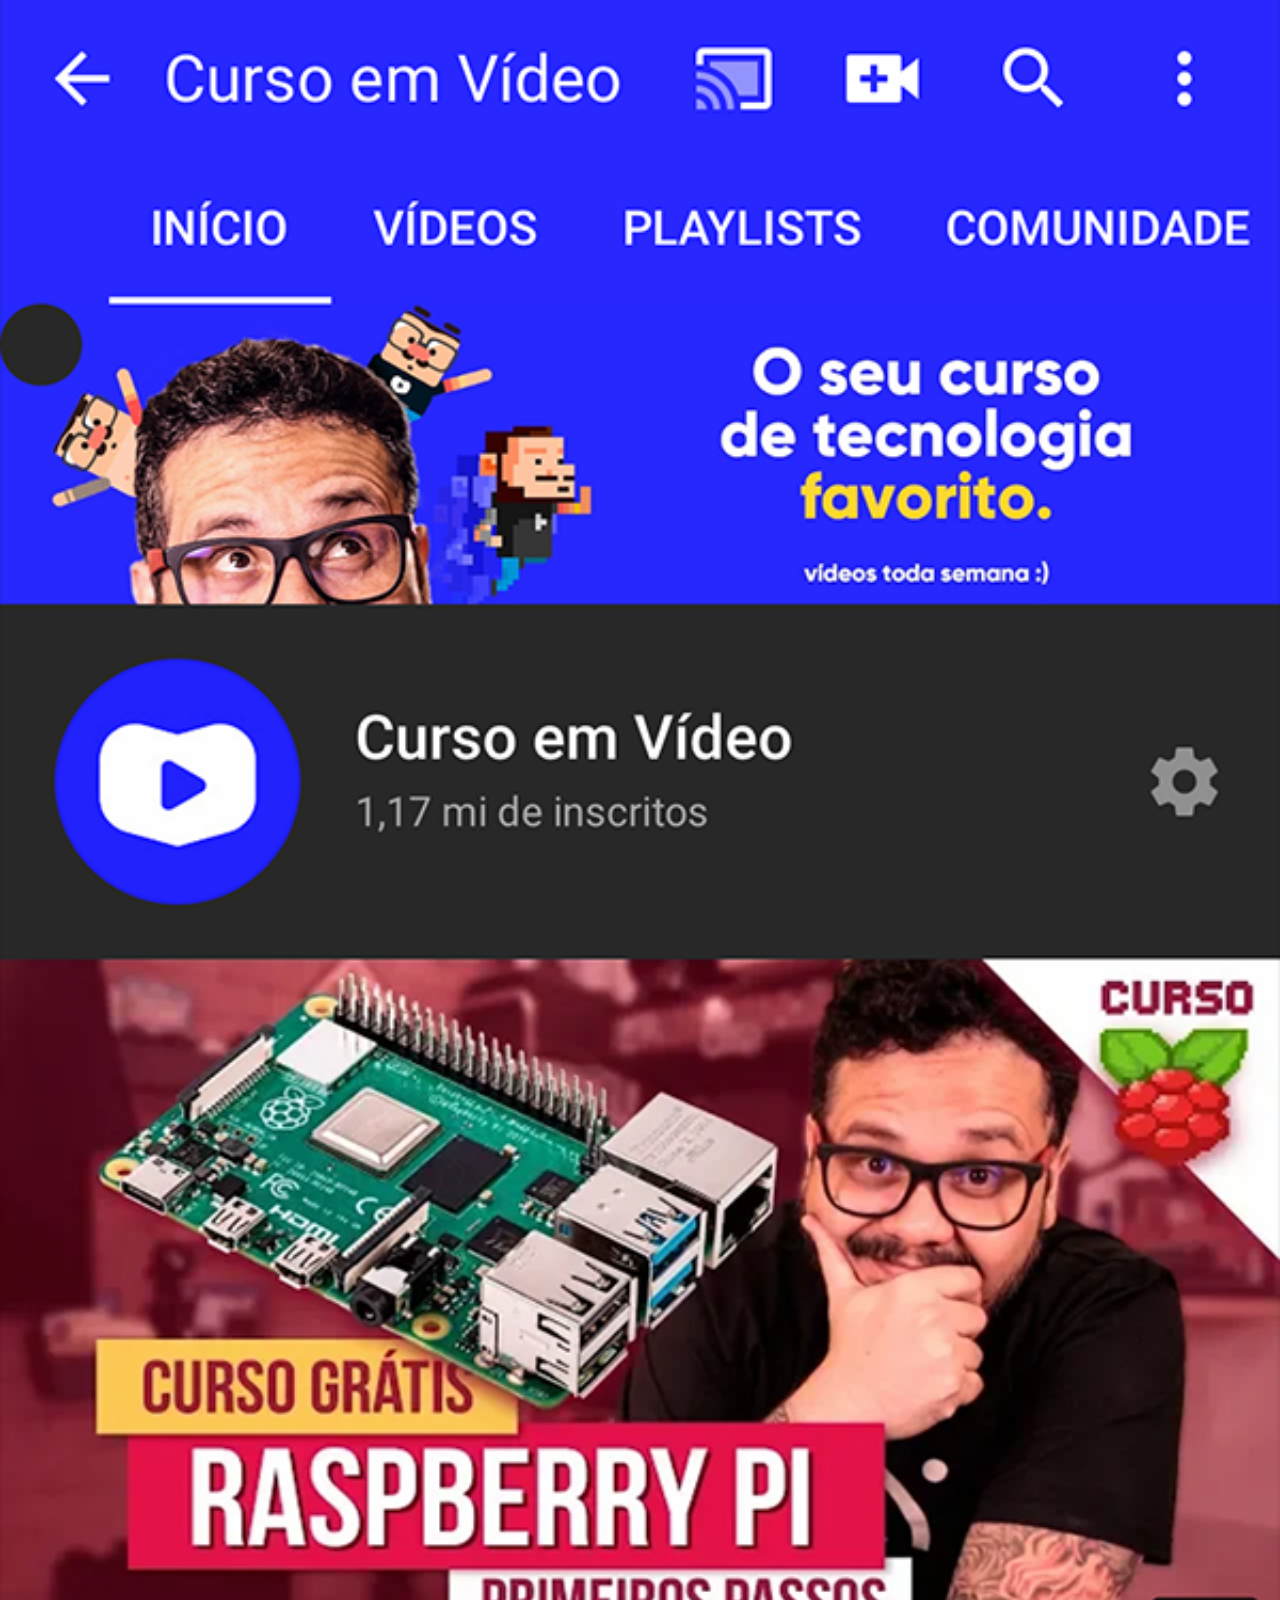
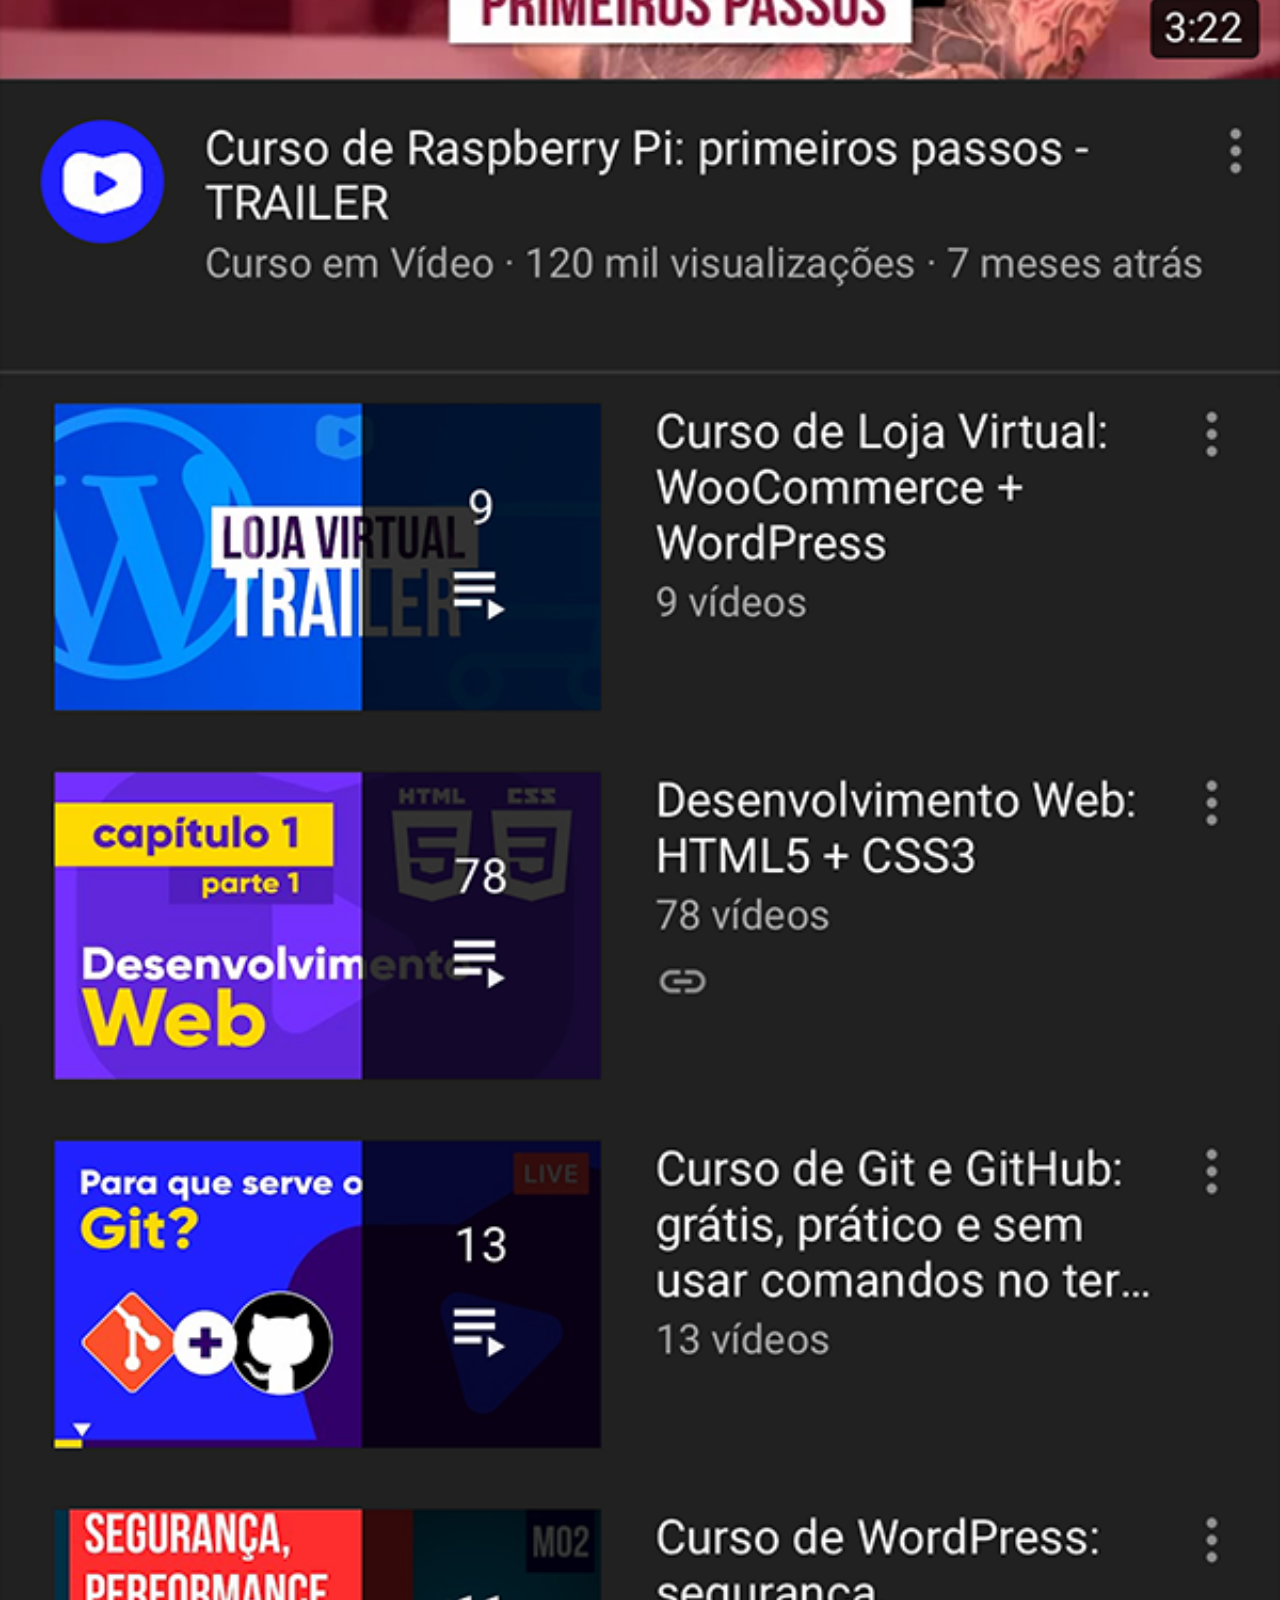
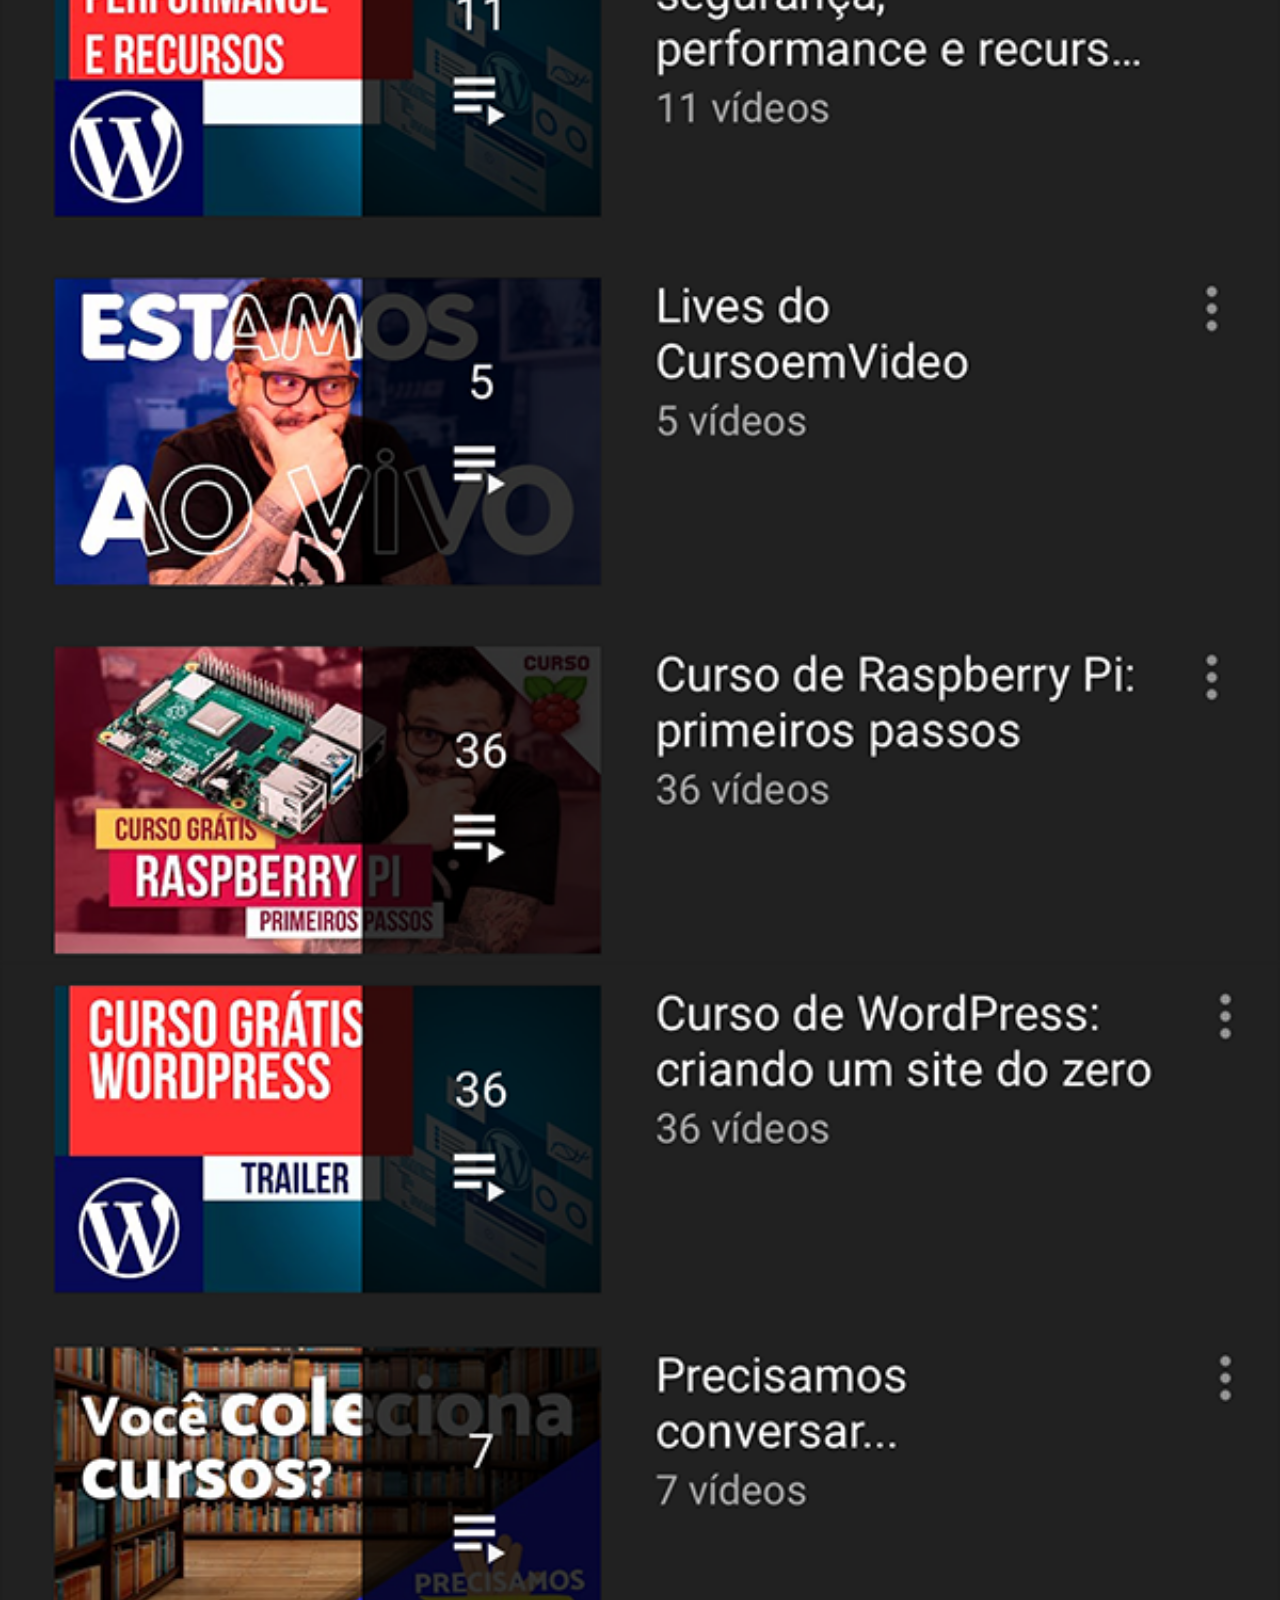
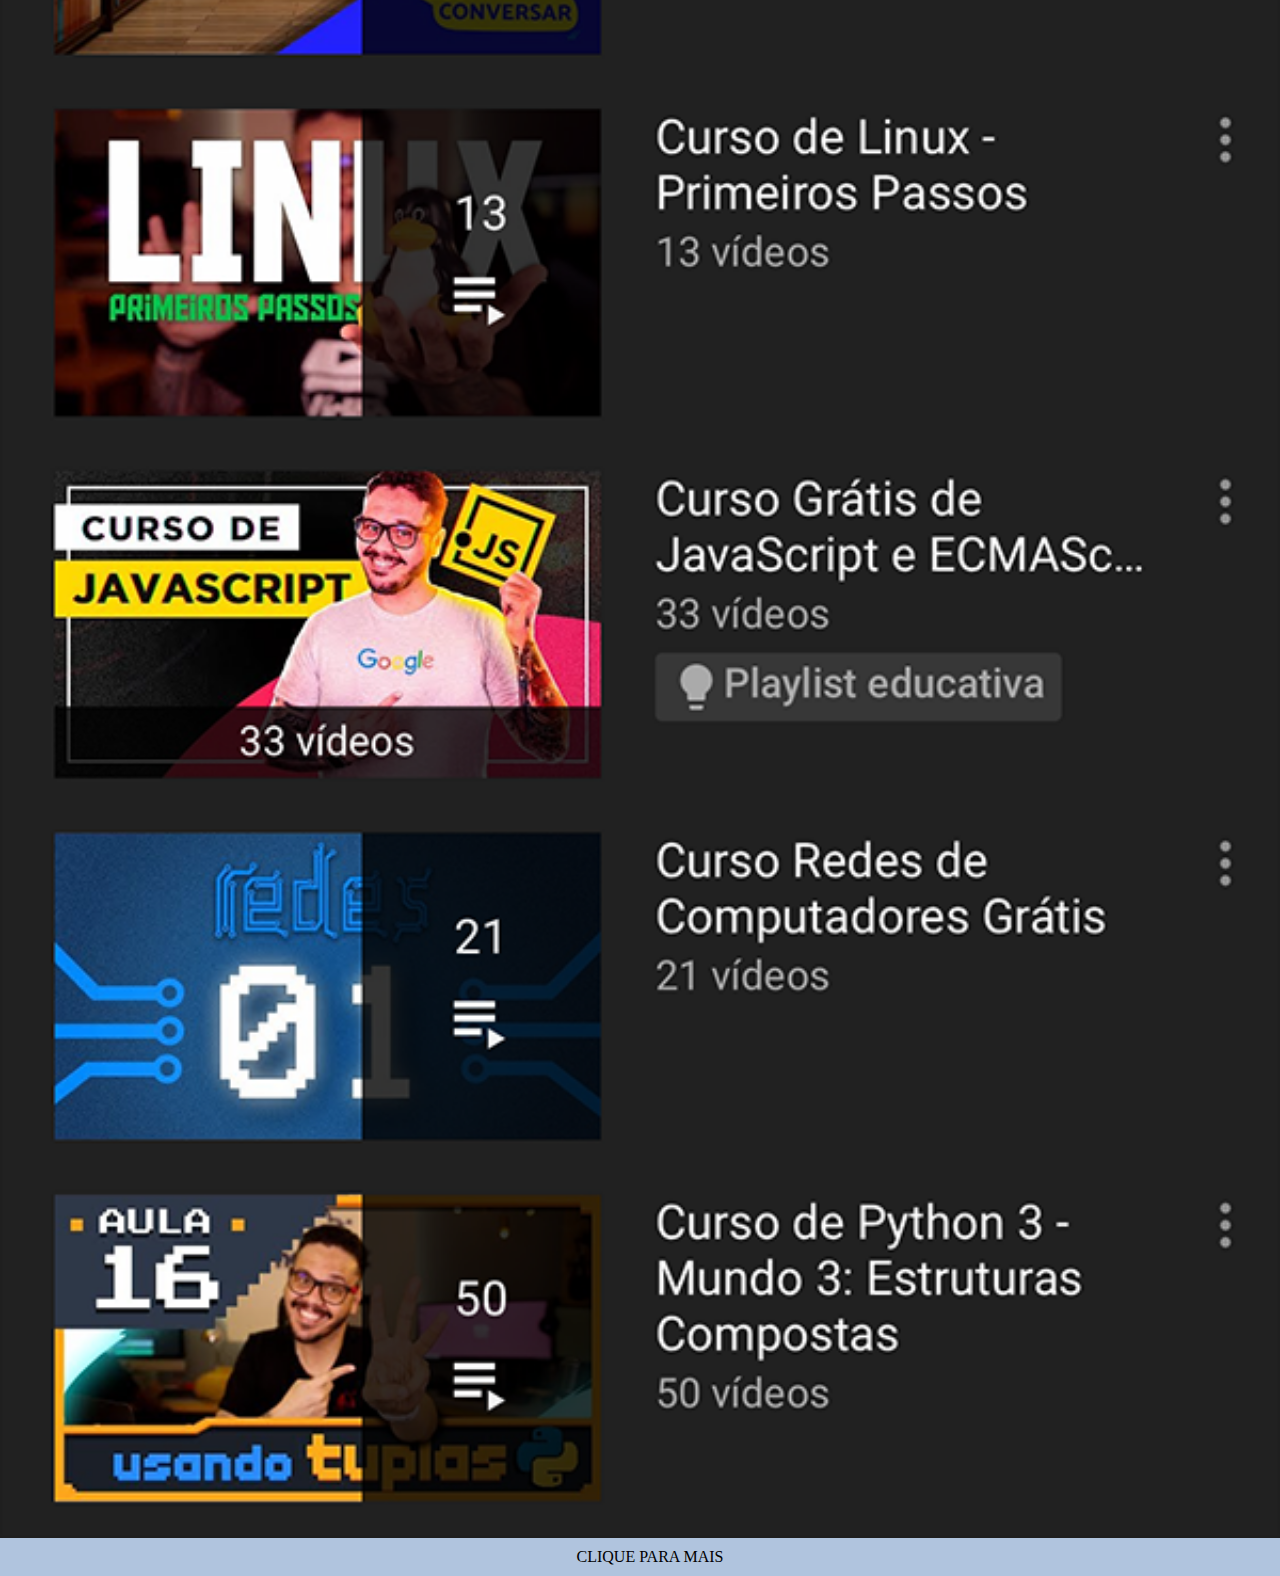
<file: paginas-extras/youtube.html>
<!DOCTYPE html>
<html lang="pt-br">
<head>
    <meta charset="UTF-8">
    <meta http-equiv="X-UA-Compatible" content="IE=edge">
    <meta name="viewport" content="width=device-width, initial-scale=1.0">
    <link rel="shortcut icon" href="../imagens/favicon.ico" type="image/x-icon">
    <link rel="stylesheet" href="../estilos/style_pags_extras.css">
    <title>youtube</title>
</head>
<body>
    <main>
        <img src="../imagens/tela-youtube.png" alt="tela-youtube">
        <a href="https://youtube.com/cursoemvideo" target="_blank">CLIQUE PARA MAIS</a>
    </main>
</body>
</html>
</file>
<file: estilos/style.css>
@charset "utf=8";
* {
    margin: 0;
    padding: 0;
    font-family: Arial, Helvetica, sans-serif;
}
html, body {
    width: 100vw;
    height: 100vh;
    background-color: lightskyblue;
}
body {
    background-image: url(../imagens/fundo-madeira.jpg);
    background-position: center center;
    background-repeat: no-repeat;
    background-size: cover;
    background-attachment: fixed;
}
main {
    position: relative;
    height: 100vh;
}
#telefone {
    position: absolute;
    top: 50%;
    left: 50%;
    transform: translate(-50%, -50%);
    height: 627px;
    width: 311px;
    background-image: url(../imagens/frame-iphone.png);
    background-repeat: no-repeat;
}
#tela {
    position: relative;
    top: 80px;
    left: 22px;
    width: 39.5vw;
    height: 72.85vh;
}
#redes_sociais {
    text-align: right;
}
#redes_sociais img {
    width: 50px;
    margin: 10px;
    border-radius: 50%;
    box-shadow: 2px 4px 4px rgba(0, 0, 0, 0.509);
    box-sizing: border-box;
}
#redes_sociais img:hover {
    width: 60px;
    border: 2px solid white;
    transition: .5s;
}
</file>
<file: estilos/style_pags_extras.css>
@charset "UTF=8";
* {
    margin: 0px;
    padding: 0px;
}
::-webkit-scrollbar {
    width: 0px;
    height: 0px;
}
body {
    width: 100vw;
    height: 100vh;
    background-color: black;
}
img {
    display: block;
    width: 100vw;
}
a {
    display: block;
    background-color: lightsteelblue;
    color: black;
    text-decoration: none;
    text-align: center;
    padding: 10px;
    width: 100vw;
}
a:hover {
    background-color: rgb(100, 153, 222);
    text-decoration: underline;
    transition: .25s;
}
</file>
